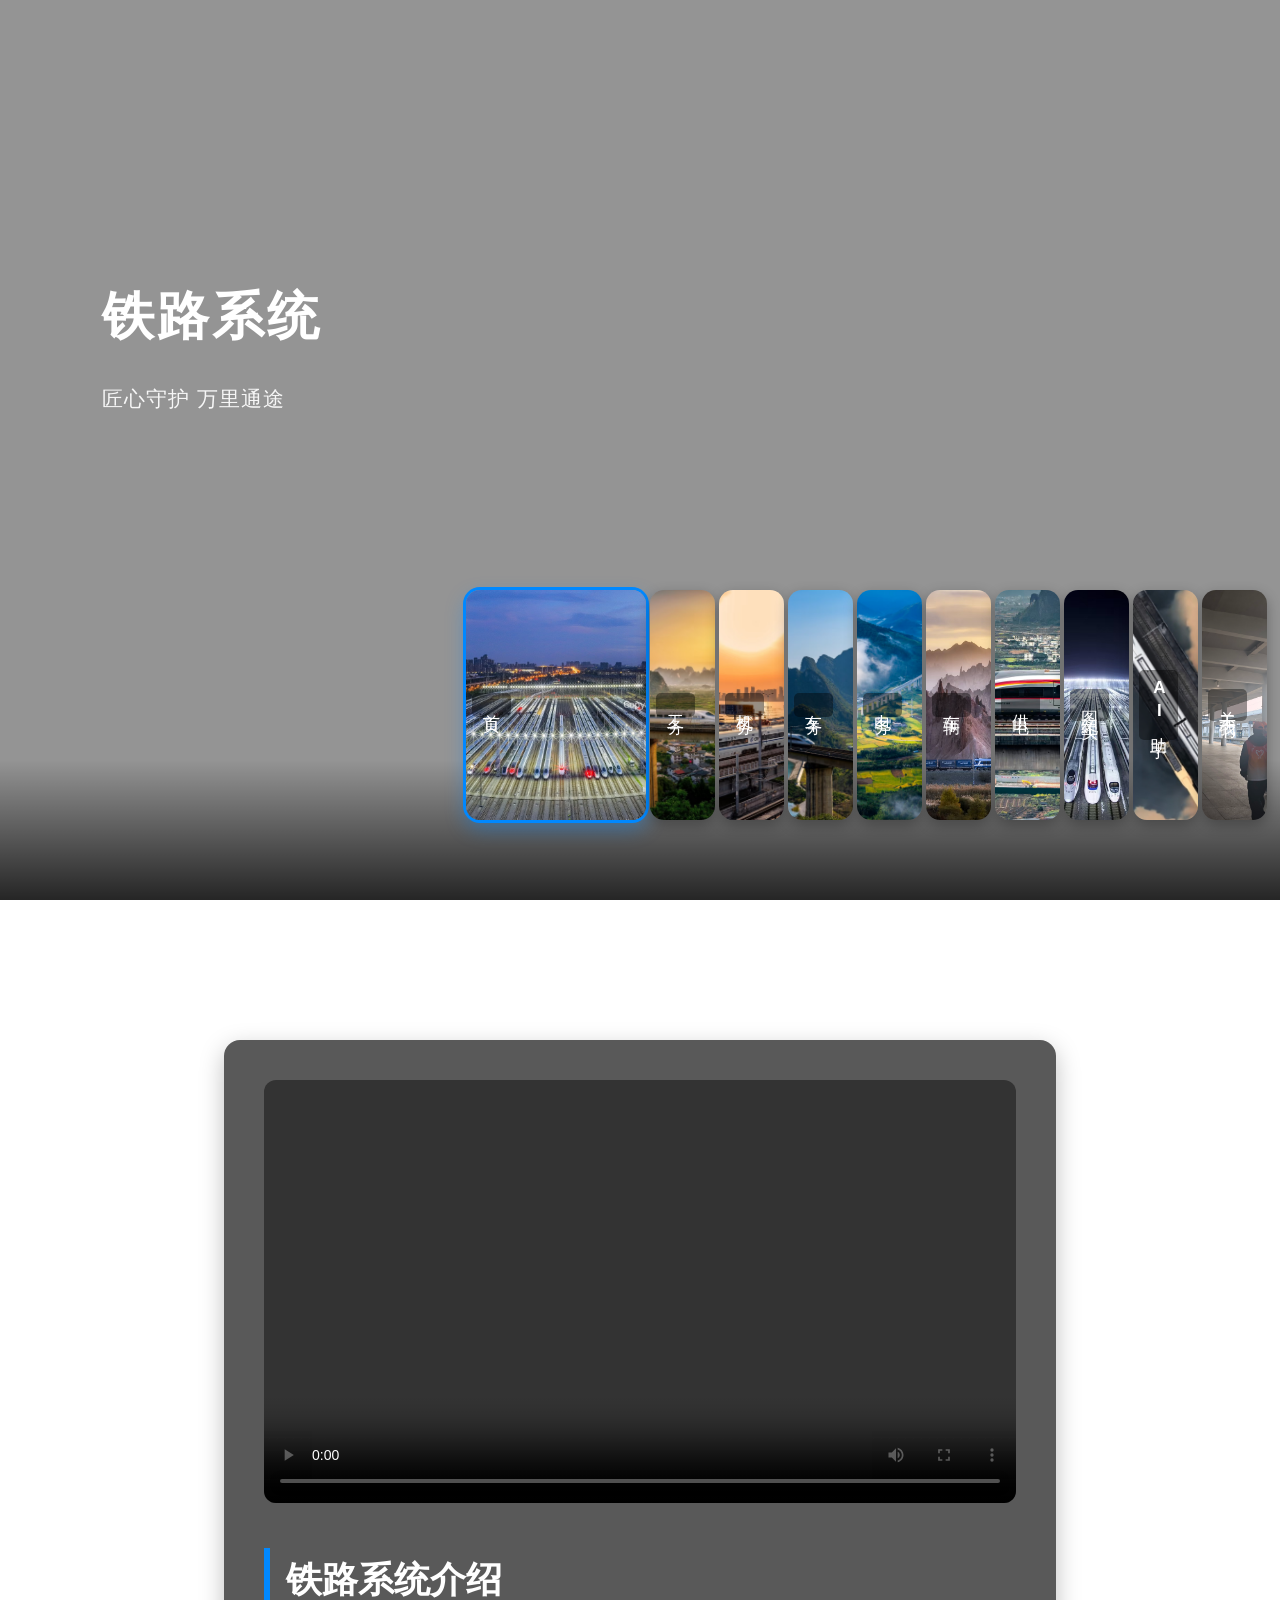
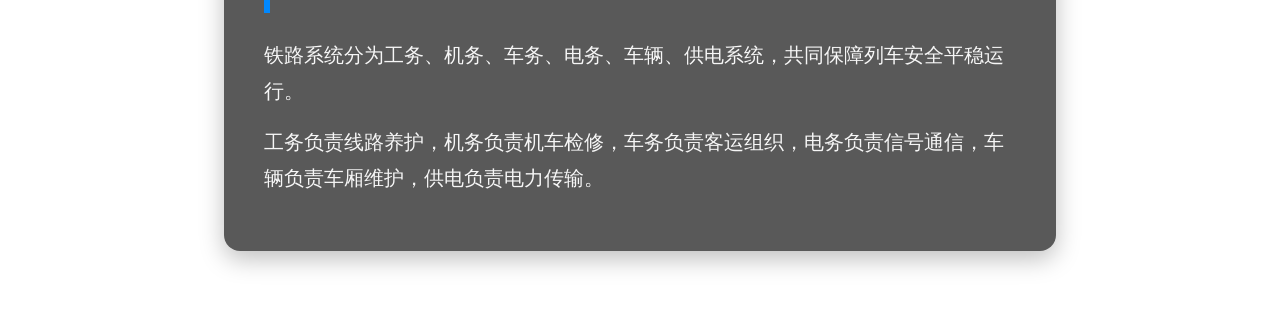
<file: html/index.html>
<!DOCTYPE html>
<html lang="zh-CN">
<head>
    <meta charset="UTF-8">
    <title>铁路作业</title>
    <link rel="stylesheet" href="../css/style.css">
</head>
<body>
    <div class="header-box">
        <video class="bg-video" autoplay loop muted playsinline>
            <source src="../video/1.mp4" type="video/mp4">
        </video>
        <img class="bg-img gongwu" src="../images/1.jpg" alt="工务">
        <img class="bg-img jiwu" src="../images/2.jpg" alt="机务">
        <img class="bg-img chewu" src="../images/3.jpg" alt="车务">
        <img class="bg-img dianwu" src="../images/25.jpg" alt="电务">
        <img class="bg-img cheliang" src="../images/5.jpg" alt="车辆">
        <img class="bg-img gongdian" src="../images/29.jpg" alt="供电">
        <div class="mask"></div>
        <div class="header-text">
            <h1>铁路系统</h1>
            <p>匠心守护 万里通途</p>
        </div>
        <div class="card-box">
            <div class="card-item active" data-type="index" onclick="location.href='index.html'">
                <span class="card-text">首页</span>
                <img src="../images/6.jpg" alt="首页">
            </div>
            <div class="card-item" data-type="gongwu" onclick="location.href='system-gongwu.html'">
                <span class="card-text">工务</span>
                <img src="../images/7.jpg" alt="工务">
            </div>
            <div class="card-item" data-type="jiwu" onclick="location.href='system-jiwu.html'">
                <span class="card-text">机务</span>
                <img src="../images/8.jpg" alt="机务">
            </div>
            <div class="card-item" data-type="chewu" onclick="location.href='system-chewu.html'">
                <span class="card-text">车务</span>
                <img src="../images/9.jpg" alt="车务">
            </div>
            <div class="card-item" data-type="dianwu" onclick="location.href='system-dianwu.html'">
                <span class="card-text">电务</span>
                <img src="../images/10.jpg" alt="电务">
            </div>
            <div class="card-item" data-type="cheliang" onclick="location.href='system-cheliang.html'">
                <span class="card-text">车辆</span>
                <img src="../images/11.jpg" alt="车辆">
            </div>
            <div class="card-item" data-type="gongdian" onclick="location.href='system-gongdian.html'">
                <span class="card-text">供电</span>
                <img src="../images/30.jpg" alt="供电">
            </div>
            <div class="card-item" onclick="location.href='life-photo.html'">
                <span class="card-text">图文纪实</span>
                <img src="../images/14.jpg" alt="图文纪实">
            </div>
            <div class="card-item" onclick="location.href='ai.html'">
                <span class="card-text">AI助手</span>
                <img src="../images/12.jpg" alt="AI助手">
            </div>
            <div class="card-item" onclick="location.href='about-us.html'">
                <span class="card-text">关于我们</span>
                <img src="../images/13.jpg" alt="关于我们">
            </div>
        </div>
    </div>

    <div class="content-box">
        <div class="content-bg"></div>
        <div class="content-inner">
            <div class="content-wrap">
                <div class="video-area">
                    <video class="placeholder-video" controls playsinline>
                        <source src="https://github.com/CHUN994/DUCHUNYU-railway-website/releases/download/v1.0/2.mp4" type="video/mp4">
                    </video>
                </div>
                <div class="text-area">
                    <h2>铁路系统介绍</h2>
                    <p>铁路系统分为工务、机务、车务、电务、车辆、供电系统，共同保障列车安全平稳运行。</p>
                    <p>工务负责线路养护，机务负责机车检修，车务负责客运组织，电务负责信号通信，车辆负责车厢维护，供电负责电力传输。</p>
                </div>
            </div>
        </div>
    </div>

    <script>
        const video = document.querySelector('.bg-video');
        const allImg = document.querySelectorAll('.bg-img');
        const cards = document.querySelectorAll('.card-item');
        const cardBox = document.querySelector('.card-box');

        // 悬浮切换背景
        cards.forEach(item => {
            item.addEventListener('mouseenter', () => {
                const type = item.dataset.type;
                if(type && type !== 'index'){
                    video.style.display = 'none';
                    allImg.forEach(img => img.style.display = 'none');
                    document.querySelector(`.bg-img.${type}`).style.display = 'block';
                }
            })
            item.addEventListener('mouseleave', () => {
                video.style.display = 'block';
                allImg.forEach(img => img.style.display = 'none');
            })
        })

        // 闲置动画控制：8秒无操作环绕一次，触碰立即暂停
        let idleTimer;
        function startIdleTimer(){
            idleTimer = setTimeout(()=>{
                cardBox.classList.add('loop-animate');
                setTimeout(()=>{
                    cardBox.classList.remove('loop-animate');
                    startIdleTimer();
                },1600)
            },8000)
        }
        function resetTimer(){
            clearTimeout(idleTimer);
            cardBox.classList.remove('loop-animate');
            startIdleTimer();
        }
        // 鼠标触碰卡片暂停动画
        cardBox.addEventListener('mouseenter', resetTimer);
        window.addEventListener('load', startIdleTimer);
    </script>
</body>
</html>
</file>
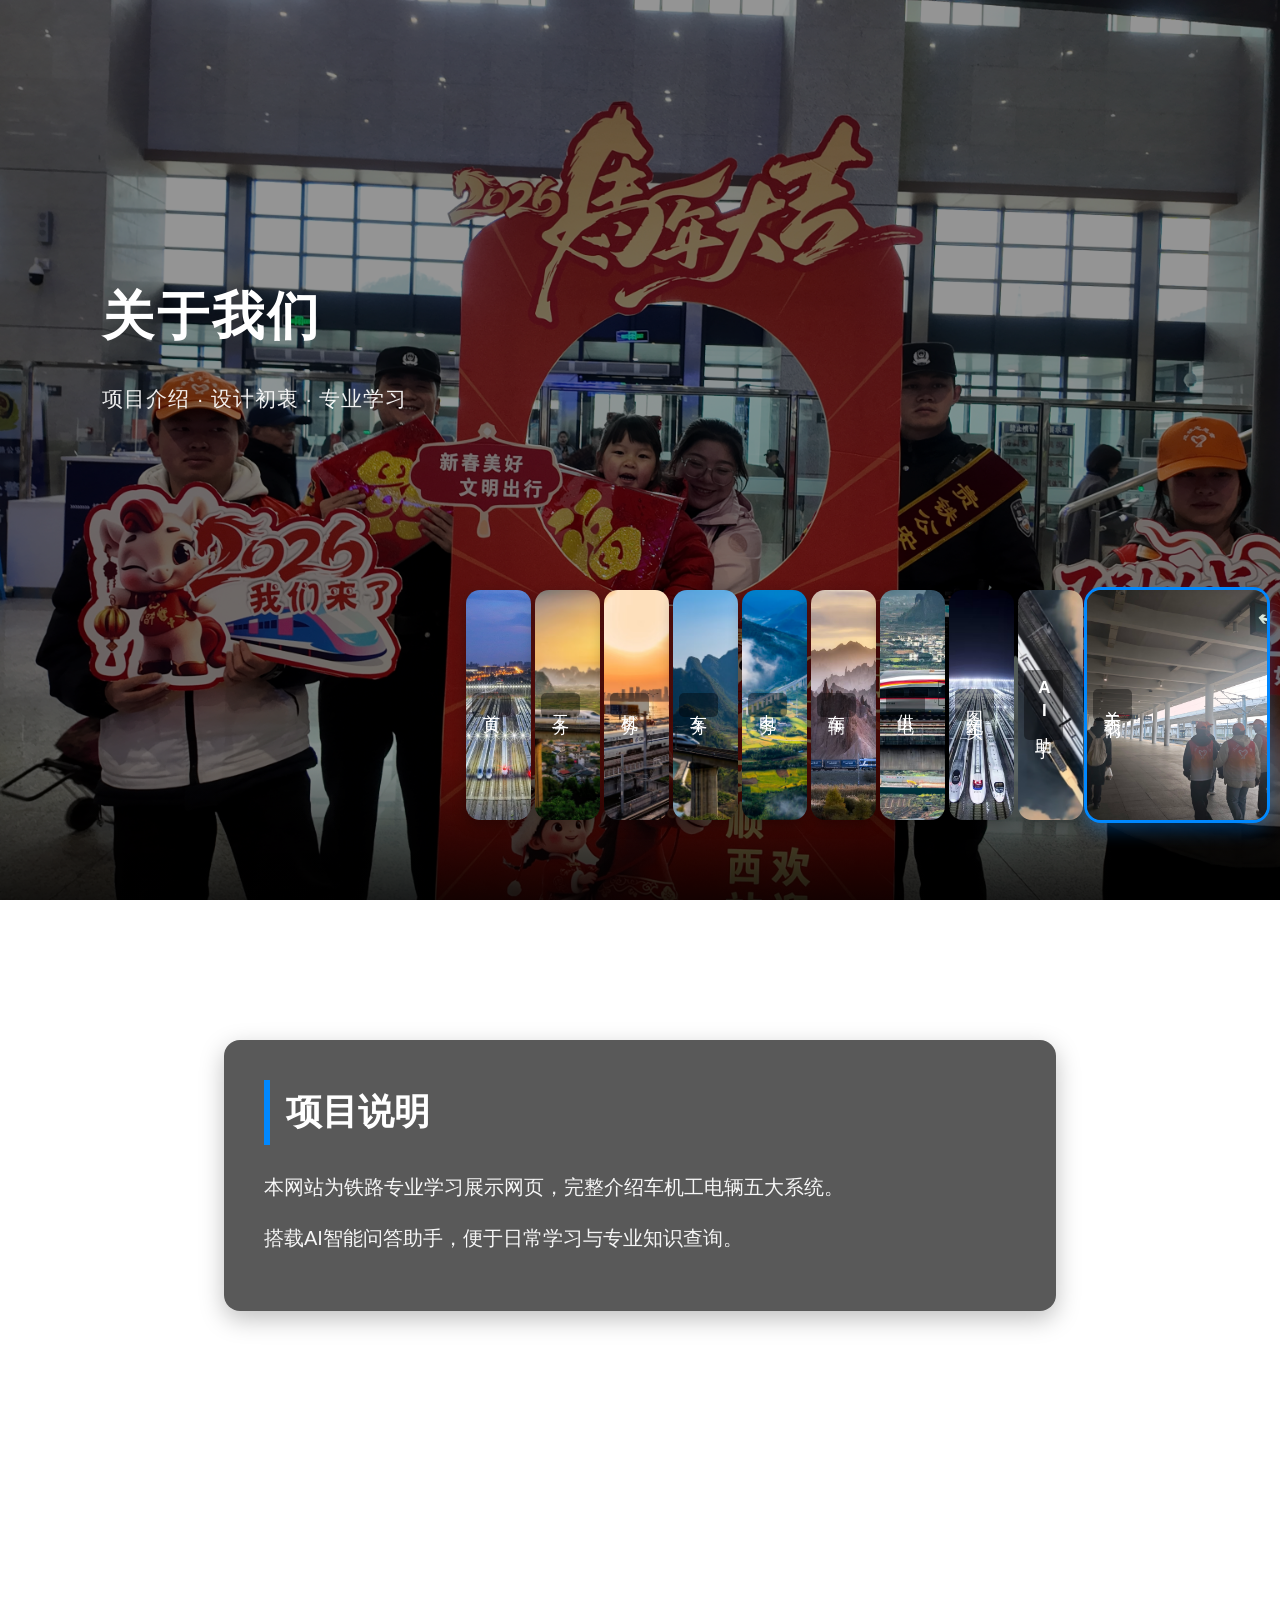
<file: html/about-us.html>
<!DOCTYPE html>
<html lang="zh-CN">
<head>
    <meta charset="UTF-8">
    <title>关于我们</title>
    <link rel="stylesheet" href="../css/style.css">
</head>
<body>
    <div class="header-box">
        <img class="bg-video" src="../images/20.jpg">
        <div class="mask"></div>
        <div class="header-text">
            <h1>关于我们</h1>
            <p>项目介绍 · 设计初衷 · 专业学习</p>
        </div>
        <div class="card-box">
            <div class="card-item" onclick="location.href='index.html'">
                <span class="card-text">首页</span>
                <img src="../images/6.jpg" alt="首页">
            </div>
            <div class="card-item" onclick="location.href='system-gongwu.html'">
                <span class="card-text">工务</span>
                <img src="../images/7.jpg" alt="工务">
            </div>
            <div class="card-item" onclick="location.href='system-jiwu.html'">
                <span class="card-text">机务</span>
                <img src="../images/8.jpg" alt="机务">
            </div>
            <div class="card-item" onclick="location.href='system-chewu.html'">
                <span class="card-text">车务</span>
                <img src="../images/9.jpg" alt="车务">
            </div>
            <div class="card-item" onclick="location.href='system-dianwu.html'">
                <span class="card-text">电务</span>
                <img src="../images/10.jpg" alt="电务">
            </div>
            <div class="card-item" onclick="location.href='system-cheliang.html'">
                <span class="card-text">车辆</span>
                <img src="../images/11.jpg" alt="车辆">
            </div>
            <div class="card-item" onclick="location.href='system-gongdian.html'">
                <span class="card-text">供电</span>
               <img src="../images/30.jpg" alt="供电">
            </div>
            <div class="card-item" onclick="location.href='life-photo.html'">
                <span class="card-text">图文纪实</span>
                <img src="../images/14.jpg" alt="图文纪实">
            </div>
            <div class="card-item" onclick="location.href='ai.html'">
                <span class="card-text">AI助手</span>
                <img src="../images/12.jpg" alt="AI助手">
            </div>
            <div class="card-item active" onclick="location.href='about-us.html'">
                <span class="card-text">关于我们</span>
                <img src="../images/13.jpg" alt="关于我们">
            </div>
        </div>
    </div>

    <div class="content-box">
        <div class="content-bg"></div>
        <div class="content-inner">
            <div class="content-wrap">
                <div class="text-area">
                    <h2>项目说明</h2>
                    <p>本网站为铁路专业学习展示网页，完整介绍车机工电辆五大系统。</p>
                    <p>搭载AI智能问答助手，便于日常学习与专业知识查询。</p>
                </div>
            </div>
        </div>
    </div>

    <script>
        const cardBox = document.querySelector('.card-box');
        let idleTimer;
        function startIdleTimer(){
            idleTimer = setTimeout(()=>{
                cardBox.classList.add('loop-animate');
                setTimeout(()=>{
                    cardBox.classList.remove('loop-animate');
                    startIdleTimer();
                },1600)
            },8000)
        }
        function resetTimer(){
            clearTimeout(idleTimer);
            cardBox.classList.remove('loop-animate');
            startIdleTimer();
        }
        cardBox.addEventListener('mouseenter', resetTimer);
        window.addEventListener('load', startIdleTimer);
    </script>
</body>
</html>
</file>
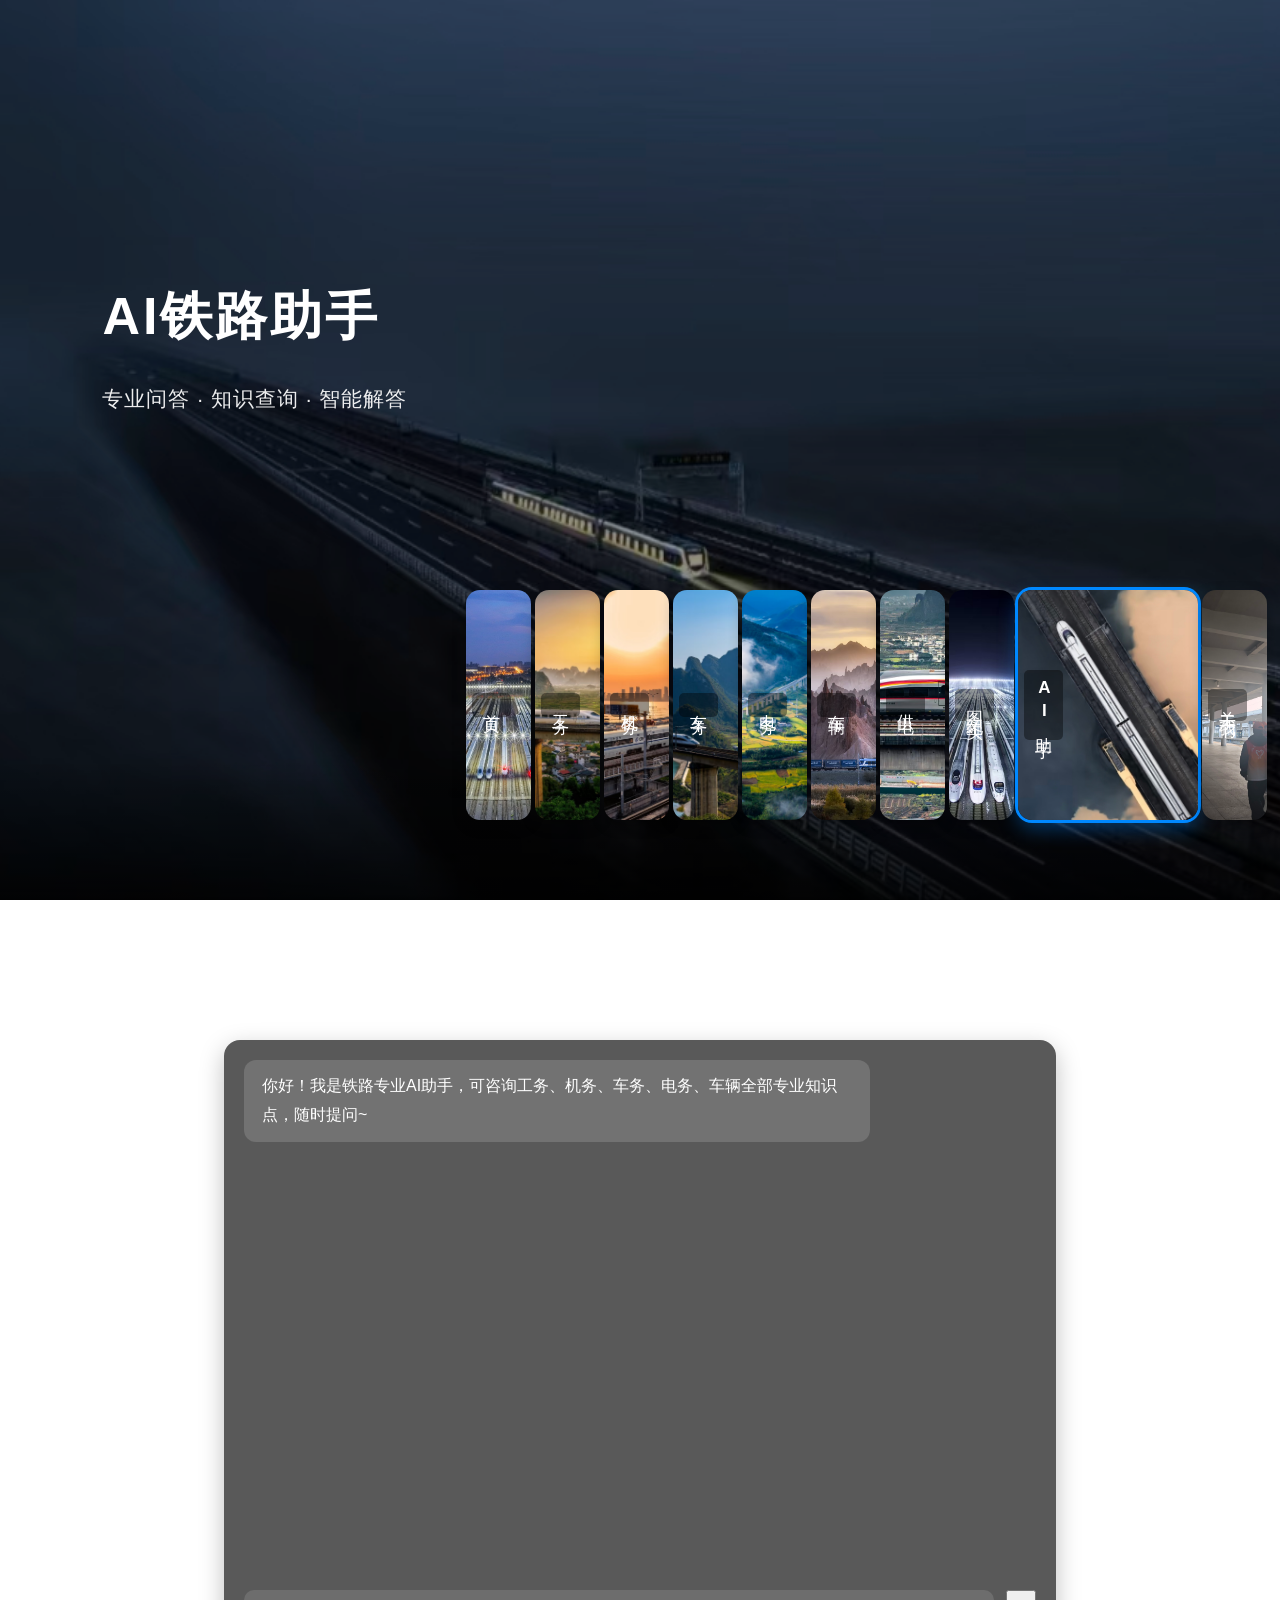
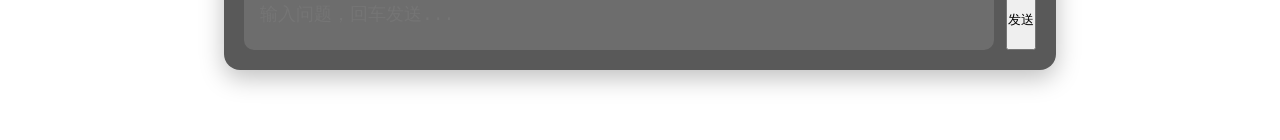
<file: html/ai.html>
<!DOCTYPE html>
<html lang="zh-CN">
<head>
    <meta charset="UTF-8">
    <title>AI助手</title>
    <link rel="stylesheet" href="../css/style.css">
</head>
<body>
    <div class="header-box">
        <img class="bg-video" src="../images/21.jpg">
        <div class="mask"></div>
        <div class="header-text">
            <h1>AI铁路助手</h1>
            <p>专业问答 · 知识查询 · 智能解答</p>
        </div>
        <div class="card-box">
            <div class="card-item" onclick="location.href='index.html'">
                <span class="card-text">首页</span>
                <img src="../images/6.jpg" alt="首页">
            </div>
            <div class="card-item" onclick="location.href='system-gongwu.html'">
                <span class="card-text">工务</span>
                <img src="../images/7.jpg" alt="工务">
            </div>
            <div class="card-item" onclick="location.href='system-jiwu.html'">
                <span class="card-text">机务</span>
                <img src="../images/8.jpg" alt="机务">
            </div>
            <div class="card-item" onclick="location.href='system-chewu.html'">
                <span class="card-text">车务</span>
                <img src="../images/9.jpg" alt="车务">
            </div>
            <div class="card-item" onclick="location.href='system-dianwu.html'">
                <span class="card-text">电务</span>
                <img src="../images/10.jpg" alt="电务">
            </div>
            <div class="card-item" onclick="location.href='system-cheliang.html'">
                <span class="card-text">车辆</span>
                <img src="../images/11.jpg" alt="车辆">
           </div>
            <div class="card-item" onclick="location.href='system-gongdian.html'">
                <span class="card-text">供电</span>
               <img src="../images/30.jpg" alt="供电">
            </div>
            <div class="card-item" onclick="location.href='life-photo.html'">
                <span class="card-text">图文纪实</span>
                <img src="../images/14.jpg" alt="图文纪实">
            </div>
            <div class="card-item active" onclick="location.href='ai.html'">
                <span class="card-text">AI助手</span>
                <img src="../images/12.jpg" alt="AI助手">
            </div>
            <div class="card-item" onclick="location.href='about-us.html'">
                <span class="card-text">关于我们</span>
                <img src="../images/13.jpg" alt="关于我们">
            </div>
        </div>
    </div>

    <div class="content-box">
        <div class="content-bg"></div>
        <div class="content-inner">
            <div class="content-wrap chat-wrap">
                <div class="chat-content" id="chatContent">
                    <div class="ai-msg">
                        <p>你好！我是铁路专业AI助手，可咨询工务、机务、车务、电务、车辆全部专业知识点，随时提问~</p>
                    </div>
                </div>
                <div class="chat-input">
                    <textarea id="userInput" placeholder="输入问题，回车发送..."></textarea>
                    <button id="sendBtn">发送</button>
                </div>
            </div>
        </div>
    </div>

    <script>
        const chatContent = document.getElementById('chatContent');
        const userInput = document.getElementById('userInput');
        const sendBtn = document.getElementById('sendBtn');

        function addMsg(text, isUser){
            const div = document.createElement('div');
            div.className = isUser ? 'user-msg' : 'ai-msg';
            div.innerHTML = `<p>${text}</p>`;
            chatContent.appendChild(div);
            chatContent.scrollTop = chatContent.scrollHeight;
        }
        function sendMessage(){
            const text = userInput.value.trim();
            if(!text) return;
            addMsg(text, true);
            userInput.value = '';
            setTimeout(()=>{
                addMsg('已收到你的问题，等待接入AI大模型后即可智能回复~', false);
            },800)
        }
        sendBtn.addEventListener('click', sendMessage);
        userInput.addEventListener('keydown', e=>{
            if(e.key === 'Enter' && !e.shiftKey){
                e.preventDefault();
                sendMessage();
            }
        })

        const cardBox = document.querySelector('.card-box');
        let idleTimer;
        function startIdleTimer(){
            idleTimer = setTimeout(()=>{
                cardBox.classList.add('loop-animate');
                setTimeout(()=>{
                    cardBox.classList.remove('loop-animate');
                    startIdleTimer();
                },1600)
            },8000)
        }
        function resetTimer(){
            clearTimeout(idleTimer);
            cardBox.classList.remove('loop-animate');
            startIdleTimer();
        }
        cardBox.addEventListener('mouseenter', resetTimer);
        window.addEventListener('load', startIdleTimer);
    </script>
</body>
</html>
</file>
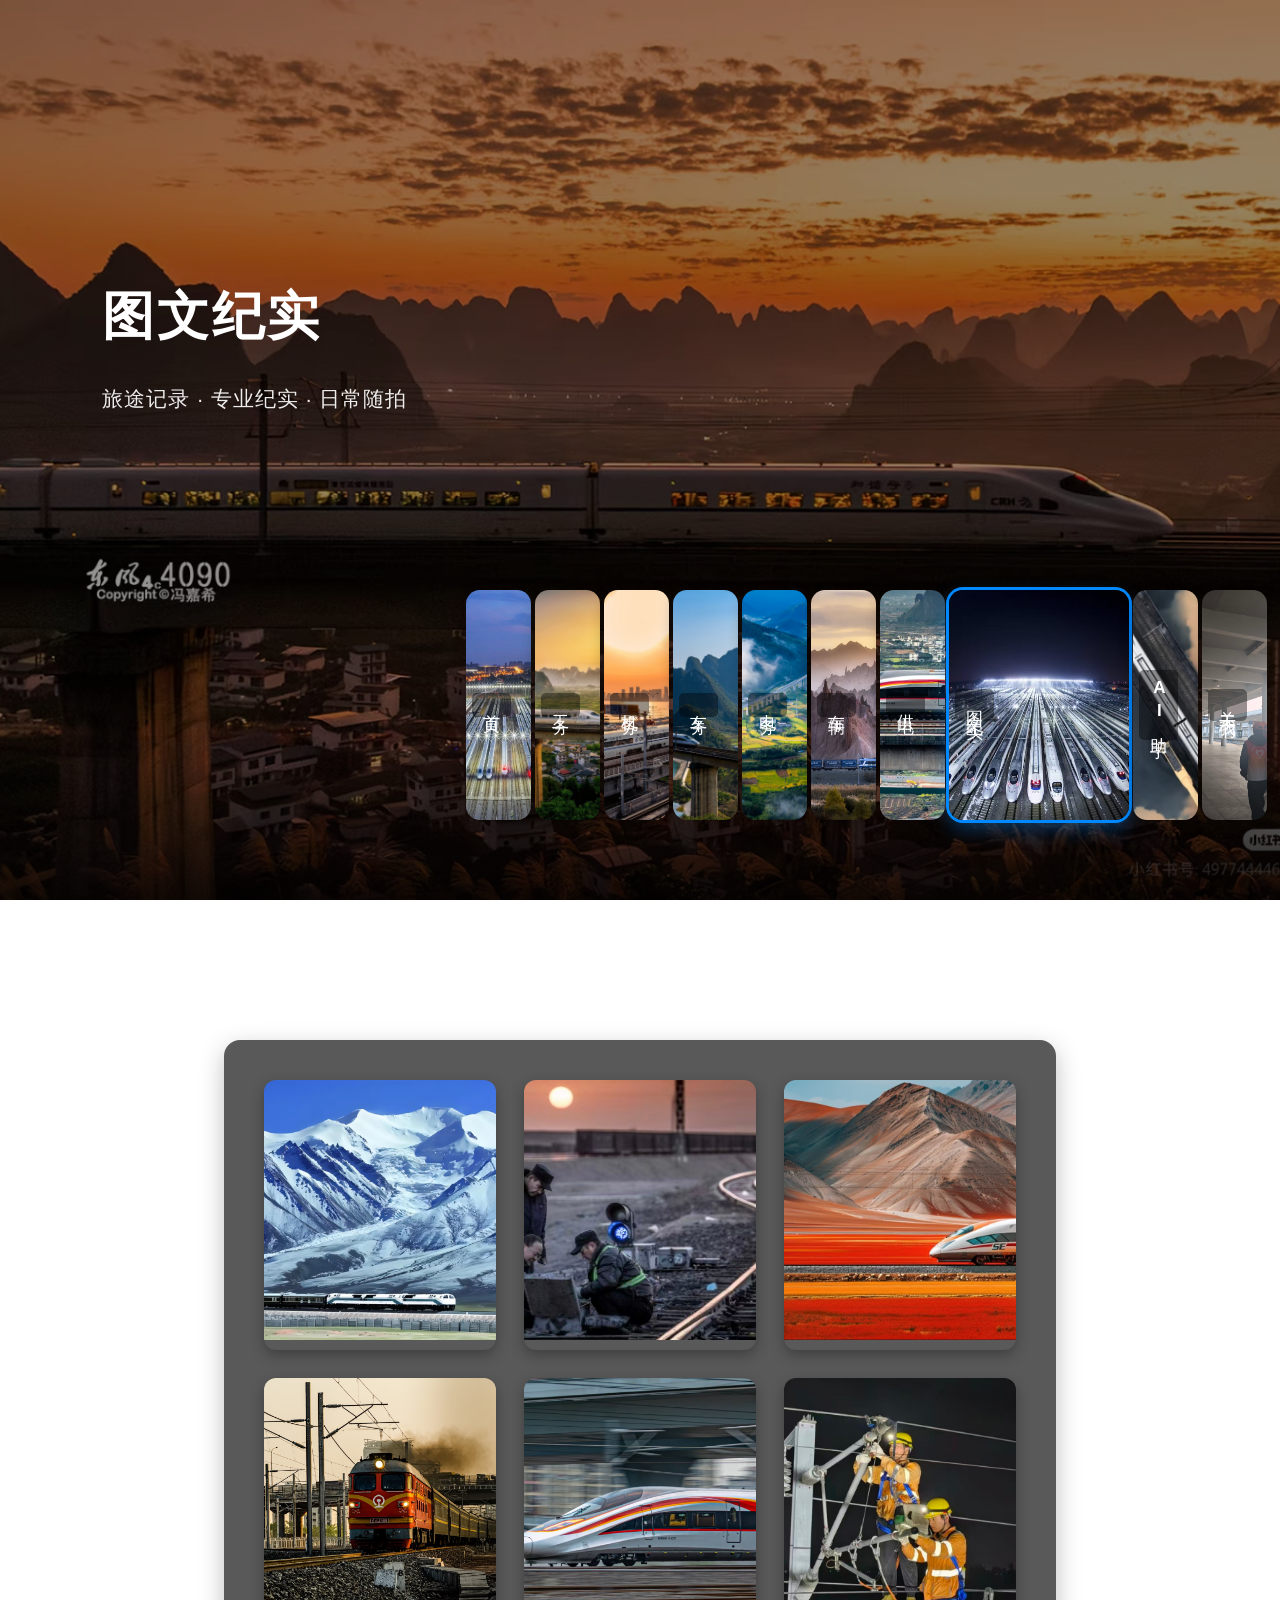
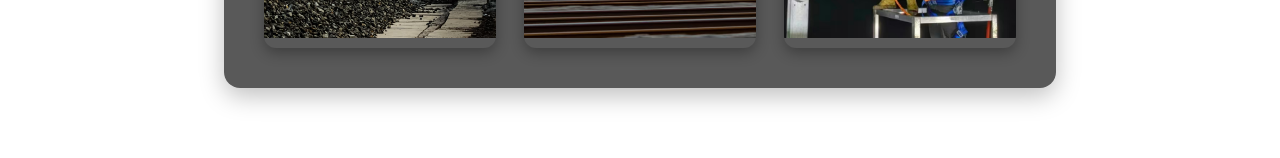
<file: html/life-photo.html>
<!DOCTYPE html>
<html lang="zh-CN">
<head>
    <meta charset="UTF-8">
    <title>图文纪实</title>
    <link rel="stylesheet" href="../css/style.css">
</head>
<body>
    <div class="header-box">
        <img class="bg-video" src="../images/22.jpg">
        <div class="mask"></div>
        <div class="header-text">
            <h1>图文纪实</h1>
            <p>旅途记录 · 专业纪实 · 日常随拍</p>
        </div>
        <div class="card-box">
            <div class="card-item" onclick="location.href='index.html'">
                <span class="card-text">首页</span>
                <img src="../images/6.jpg" alt="首页">
            </div>
            <div class="card-item" onclick="location.href='system-gongwu.html'">
                <span class="card-text">工务</span>
                <img src="../images/7.jpg" alt="工务">
            </div>
            <div class="card-item" onclick="location.href='system-jiwu.html'">
                <span class="card-text">机务</span>
                <img src="../images/8.jpg" alt="机务">
            </div>
            <div class="card-item" onclick="location.href='system-chewu.html'">
                <span class="card-text">车务</span>
                <img src="../images/9.jpg" alt="车务">
            </div>
            <div class="card-item" onclick="location.href='system-dianwu.html'">
                <span class="card-text">电务</span>
                <img src="../images/10.jpg" alt="电务">
            </div>
            <div class="card-item" onclick="location.href='system-cheliang.html'">
                <span class="card-text">车辆</span>
                <img src="../images/11.jpg" alt="车辆">
            </div>
            <div class="card-item" onclick="location.href='system-gongdian.html'">
                <span class="card-text">供电</span>
               <img src="../images/30.jpg" alt="供电">
            </div>
            <div class="card-item active" onclick="location.href='life-photo.html'">
                <span class="card-text">图文纪实</span>
                <img src="../images/14.jpg" alt="图文纪实">
            </div>
            <div class="card-item" onclick="location.href='ai.html'">
                <span class="card-text">AI助手</span>
                <img src="../images/12.jpg" alt="AI助手">
            </div>
            <div class="card-item" onclick="location.href='about-us.html'">
                <span class="card-text">关于我们</span>
                <img src="../images/13.jpg" alt="关于我们">
            </div>
        </div>
    </div>

    <div class="content-box">
        <div class="content-bg"></div>
        <div class="content-inner">
            <div class="content-wrap">
                <div class="photo-wall">
                    <div class="photo-item"><img src="../images/24.jpg"></div>
                    <div class="photo-item"><img src="../images/25.jpg"></div>
                    <div class="photo-item"><img src="../images/26.jpg"></div>
                    <div class="photo-item"><img src="../images/27.jpg"></div>
                    <div class="photo-item"><img src="../images/28.jpg"></div>
                    <div class="photo-item"><img src="../images/29.jpg"></div>
                </div>
            </div>
        </div>
    </div>

    <script>
        const cardBox = document.querySelector('.card-box');
        let idleTimer;
        function startIdleTimer(){
            idleTimer = setTimeout(()=>{
                cardBox.classList.add('loop-animate');
                setTimeout(()=>{
                    cardBox.classList.remove('loop-animate');
                    startIdleTimer();
                },1600)
            },8000)
        }
        function resetTimer(){
            clearTimeout(idleTimer);
            cardBox.classList.remove('loop-animate');
            startIdleTimer();
        }
        cardBox.addEventListener('mouseenter', resetTimer);
        window.addEventListener('load', startIdleTimer);
    </script>
</body>
</html>
</file>
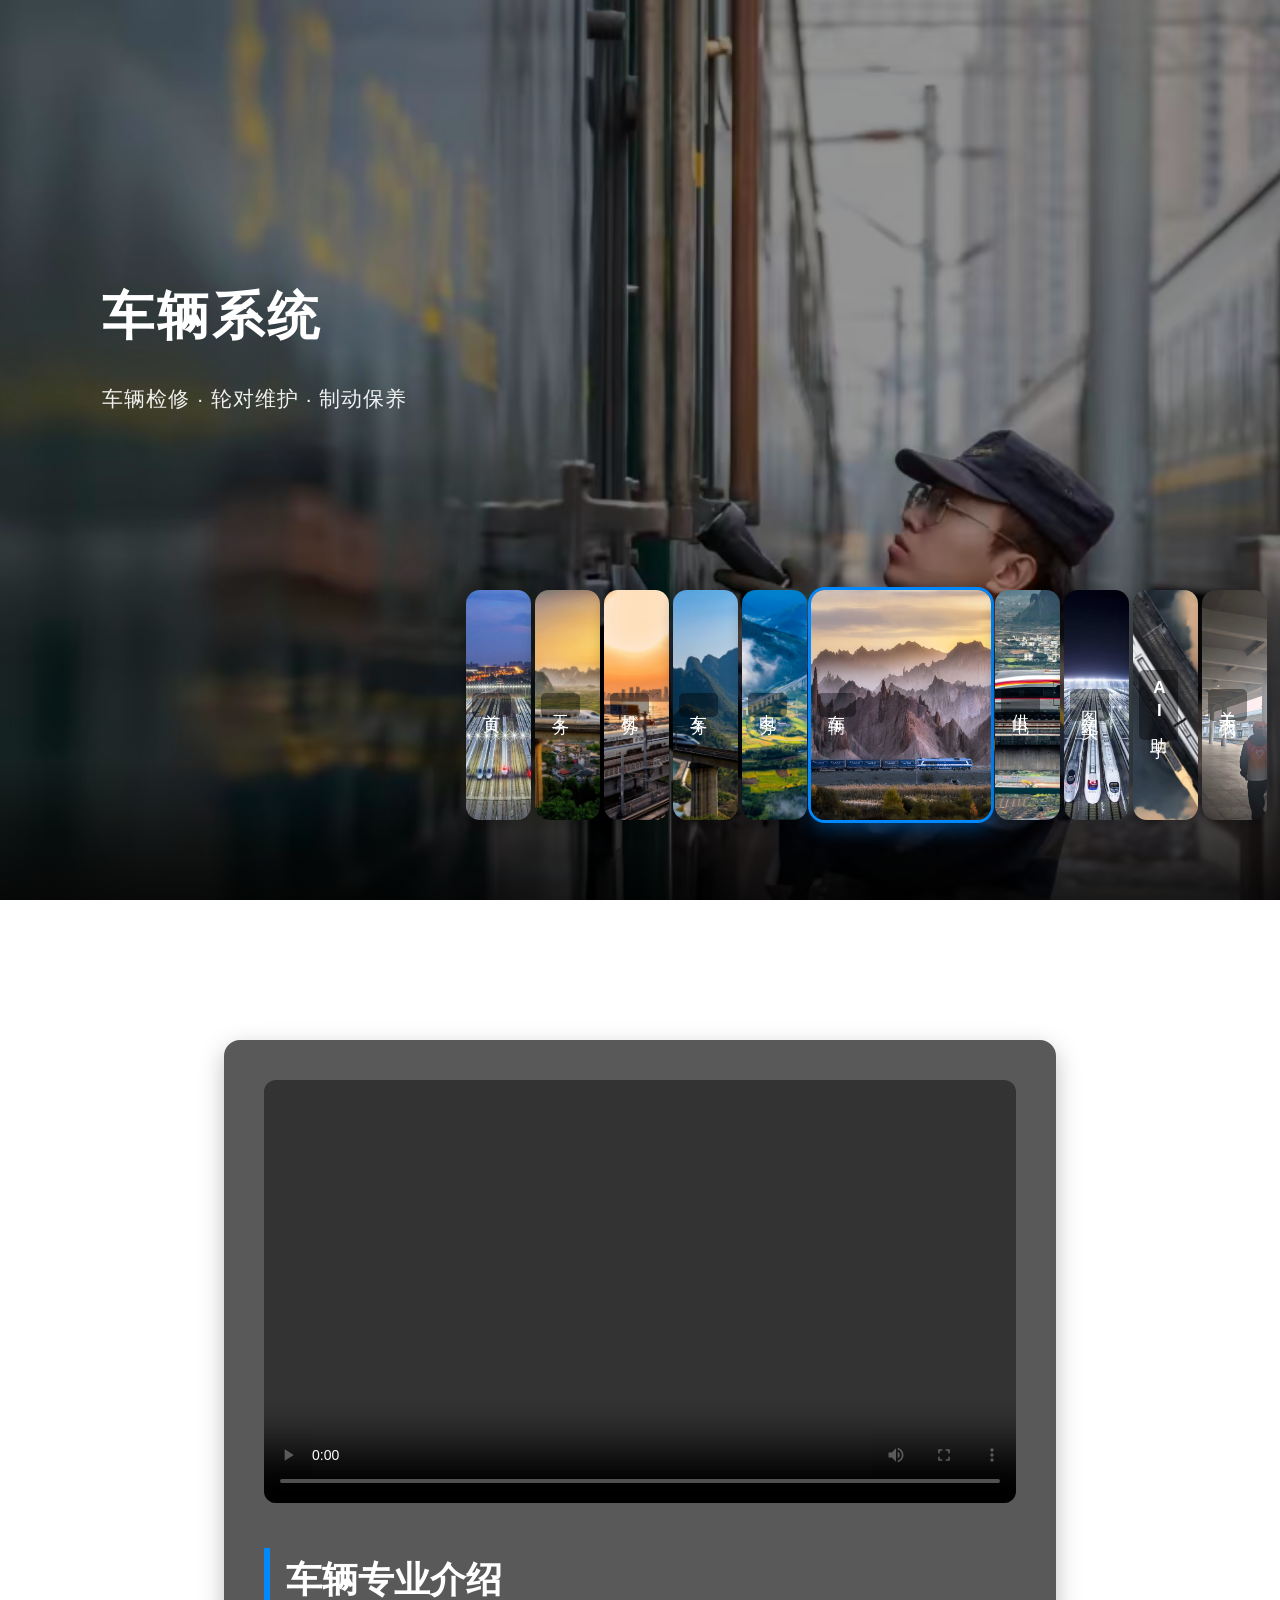
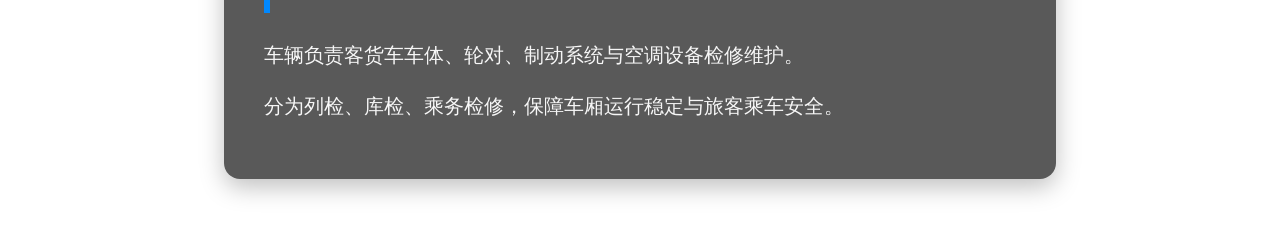
<file: html/system-cheliang.html>
<!DOCTYPE html>
<html lang="zh-CN">
<head>
    <meta charset="UTF-8">
    <title>车辆系统</title>
    <link rel="stylesheet" href="../css/style.css">
</head>
<body>
    <div class="header-box">
        <img class="bg-video" src="../images/19.jpg">
        <div class="mask"></div>
        <div class="header-text">
            <h1>车辆系统</h1>
            <p>车辆检修 · 轮对维护 · 制动保养</p>
        </div>
        <div class="card-box">
            <div class="card-item" onclick="location.href='index.html'">
                <span class="card-text">首页</span>
                <img src="../images/6.jpg" alt="首页">
            </div>
            <div class="card-item" onclick="location.href='system-gongwu.html'">
                <span class="card-text">工务</span>
                <img src="../images/7.jpg" alt="工务">
            </div>
            <div class="card-item" onclick="location.href='system-jiwu.html'">
                <span class="card-text">机务</span>
                <img src="../images/8.jpg" alt="机务">
            </div>
            <div class="card-item" onclick="location.href='system-chewu.html'">
                <span class="card-text">车务</span>
                <img src="../images/9.jpg" alt="车务">
            </div>
            <div class="card-item" onclick="location.href='system-dianwu.html'">
                <span class="card-text">电务</span>
                <img src="../images/10.jpg" alt="电务">
            </div>
            <div class="card-item active" onclick="location.href='system-cheliang.html'">
                <span class="card-text">车辆</span>
                <img src="../images/11.jpg" alt="车辆">
            </div>
            <div class="card-item" onclick="location.href='system-gongdian.html'">
                <span class="card-text">供电</span>
               <img src="../images/30.jpg" alt="供电">
            </div>
            <div class="card-item" onclick="location.href='life-photo.html'">
                <span class="card-text">图文纪实</span>
                <img src="../images/14.jpg" alt="图文纪实">
            </div>
            <div class="card-item" onclick="location.href='ai.html'">
                <span class="card-text">AI助手</span>
                <img src="../images/12.jpg" alt="AI助手">
            </div>
            <div class="card-item" onclick="location.href='about-us.html'">
                <span class="card-text">关于我们</span>
                <img src="../images/13.jpg" alt="关于我们">
            </div>
        </div>
    </div>

    <div class="content-box">
        <div class="content-bg"></div>
        <div class="content-inner">
            <div class="content-wrap">
                <div class="video-area">
                    <video class="placeholder-video" controls playsinline>
                    <source src="https://github.com/CHUN994/DUCHUNYU-railway-website/releases/download/v1.0/7.mp4" type="video/mp4">
                    </video>
                </div>
                <div class="text-area">
                    <h2>车辆专业介绍</h2>
                    <p>车辆负责客货车车体、轮对、制动系统与空调设备检修维护。</p>
                    <p>分为列检、库检、乘务检修，保障车厢运行稳定与旅客乘车安全。</p>
                </div>
            </div>
        </div>
    </div>

    <script>
        const cardBox = document.querySelector('.card-box');
        let idleTimer;
        function startIdleTimer(){
            idleTimer = setTimeout(()=>{
                cardBox.classList.add('loop-animate');
                setTimeout(()=>{
                    cardBox.classList.remove('loop-animate');
                    startIdleTimer();
                },1600)
            },8000)
        }
        function resetTimer(){
            clearTimeout(idleTimer);
            cardBox.classList.remove('loop-animate');
            startIdleTimer();
        }
        cardBox.addEventListener('mouseenter', resetTimer);
        window.addEventListener('load', startIdleTimer);
    </script>
</body>
</html>
</file>
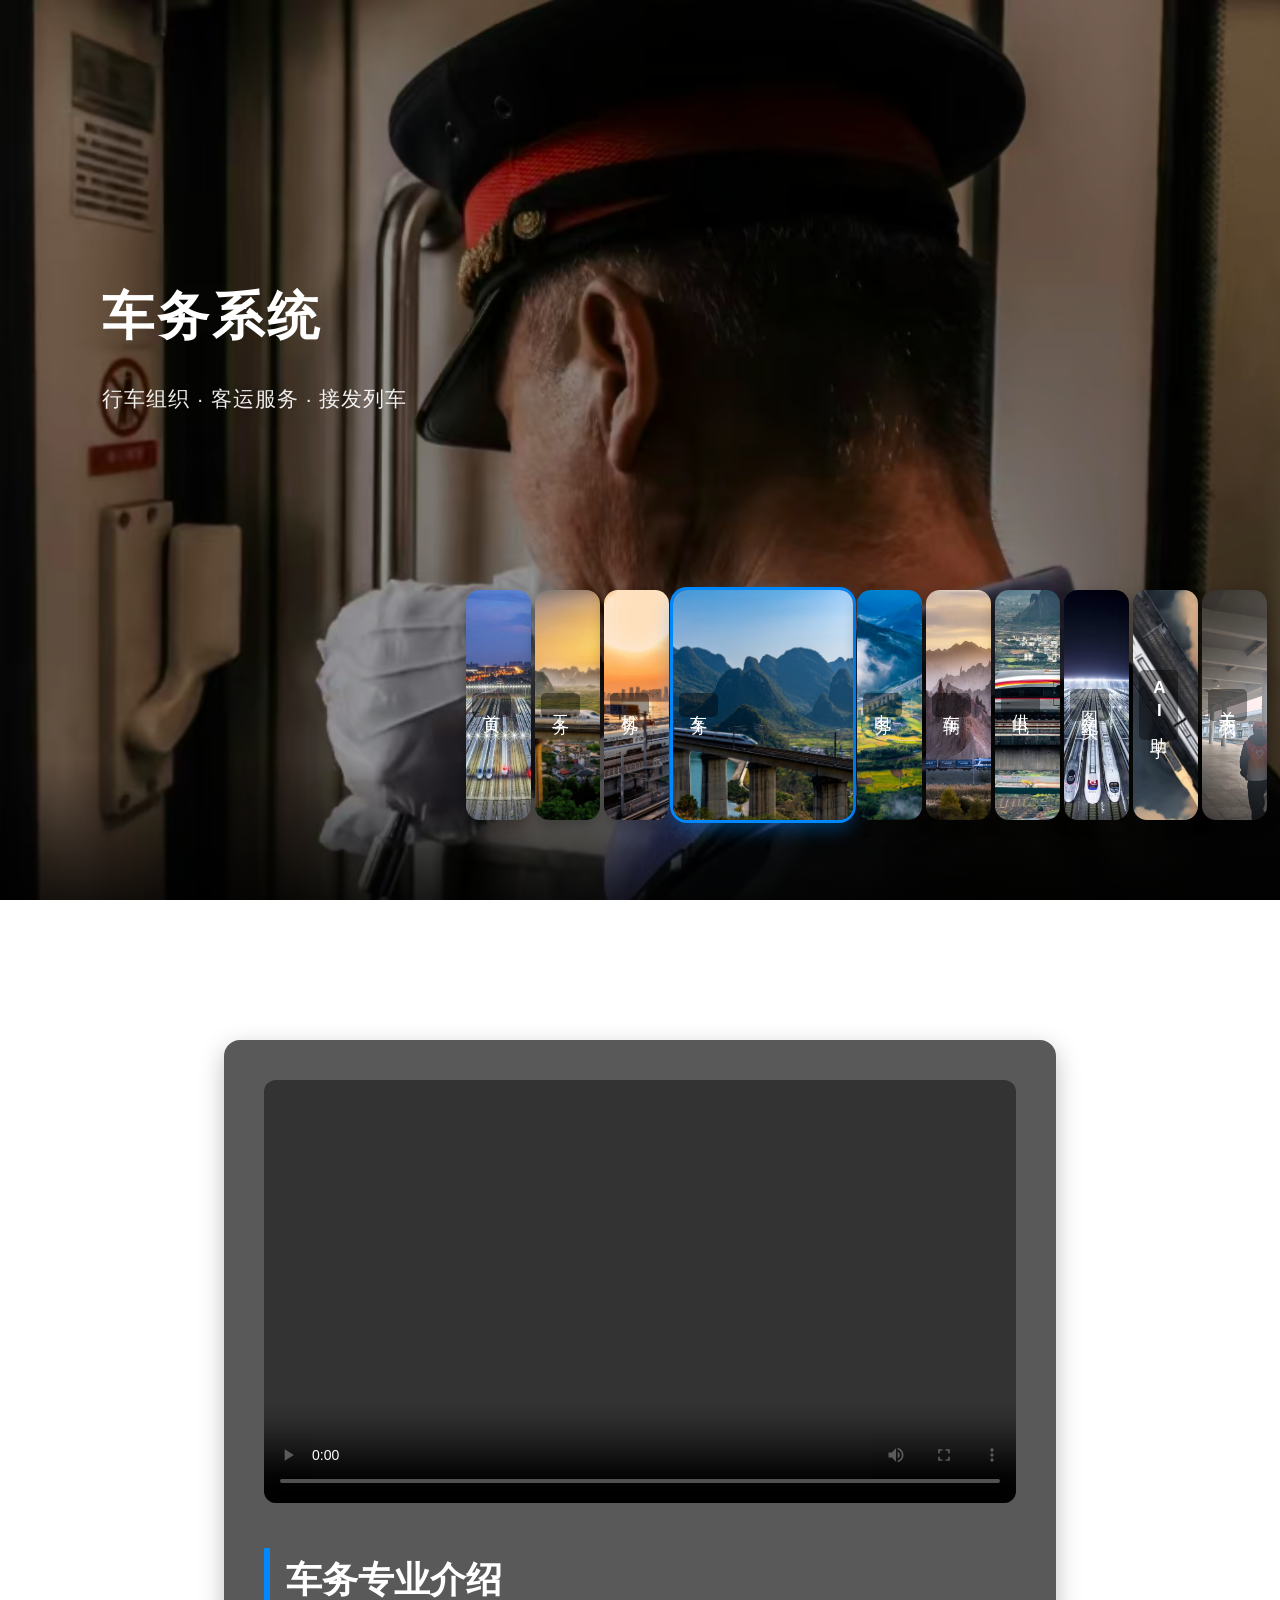
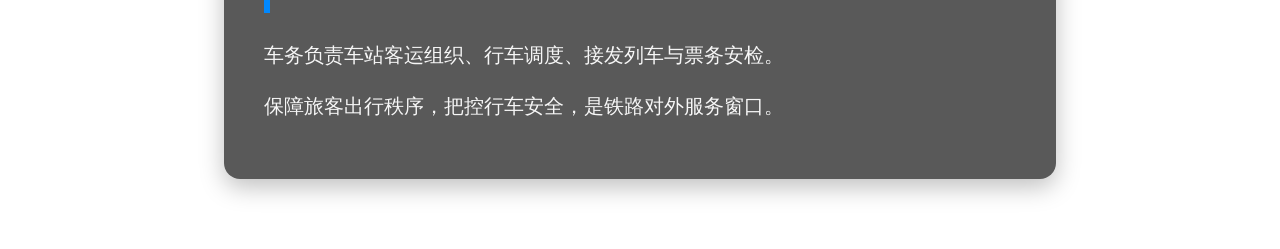
<file: html/system-chewu.html>
<!DOCTYPE html>
<html lang="zh-CN">
<head>
    <meta charset="UTF-8">
    <title>车务系统</title>
    <link rel="stylesheet" href="../css/style.css">
</head>
<body>
    <div class="header-box">
        <img class="bg-video" src="../images/17.jpg">
        <div class="mask"></div>
        <div class="header-text">
            <h1>车务系统</h1>
            <p>行车组织 · 客运服务 · 接发列车</p>
        </div>
        <div class="card-box">
            <div class="card-item" onclick="location.href='index.html'">
                <span class="card-text">首页</span>
                <img src="../images/6.jpg" alt="首页">
            </div>
            <div class="card-item" onclick="location.href='system-gongwu.html'">
                <span class="card-text">工务</span>
                <img src="../images/7.jpg" alt="工务">
            </div>
            <div class="card-item" onclick="location.href='system-jiwu.html'">
                <span class="card-text">机务</span>
                <img src="../images/8.jpg" alt="机务">
            </div>
            <div class="card-item active" onclick="location.href='system-chewu.html'">
                <span class="card-text">车务</span>
                <img src="../images/9.jpg" alt="车务">
            </div>
            <div class="card-item" onclick="location.href='system-dianwu.html'">
                <span class="card-text">电务</span>
                <img src="../images/10.jpg" alt="电务">
            </div>
            <div class="card-item" onclick="location.href='system-cheliang.html'">
                <span class="card-text">车辆</span>
                <img src="../images/11.jpg" alt="车辆">
            </div>
            <div class="card-item" onclick="location.href='system-gongdian.html'">
                <span class="card-text">供电</span>
               <img src="../images/30.jpg" alt="供电">
            </div>
            <div class="card-item" onclick="location.href='life-photo.html'">
                <span class="card-text">图文纪实</span>
                <img src="../images/14.jpg" alt="图文纪实">
            </div>
            <div class="card-item" onclick="location.href='ai.html'">
                <span class="card-text">AI助手</span>
                <img src="../images/12.jpg" alt="AI助手">
            </div>
            <div class="card-item" onclick="location.href='about-us.html'">
                <span class="card-text">关于我们</span>
                <img src="../images/13.jpg" alt="关于我们">
            </div>
        </div>
    </div>

    <div class="content-box">
        <div class="content-bg"></div>
        <div class="content-inner">
            <div class="content-wrap">
                <div class="video-area">
                    <video class="placeholder-video" controls playsinline>
                        <source src="https://github.com/CHUN994/DUCHUNYU-railway-website/releases/download/v1.0/5.mp4" type="video/mp4">
                    </video>
                </div>
                <div class="text-area">
                    <h2>车务专业介绍</h2>
                    <p>车务负责车站客运组织、行车调度、接发列车与票务安检。</p>
                    <p>保障旅客出行秩序，把控行车安全，是铁路对外服务窗口。</p>
                </div>
            </div>
        </div>
    </div>

    <script>
        const cardBox = document.querySelector('.card-box');
        let idleTimer;
        function startIdleTimer(){
            idleTimer = setTimeout(()=>{
                cardBox.classList.add('loop-animate');
                setTimeout(()=>{
                    cardBox.classList.remove('loop-animate');
                    startIdleTimer();
                },1600)
            },8000)
        }
        function resetTimer(){
            clearTimeout(idleTimer);
            cardBox.classList.remove('loop-animate');
            startIdleTimer();
        }
        cardBox.addEventListener('mouseenter', resetTimer);
        window.addEventListener('load', startIdleTimer);
    </script>
</body>
</html>
</file>
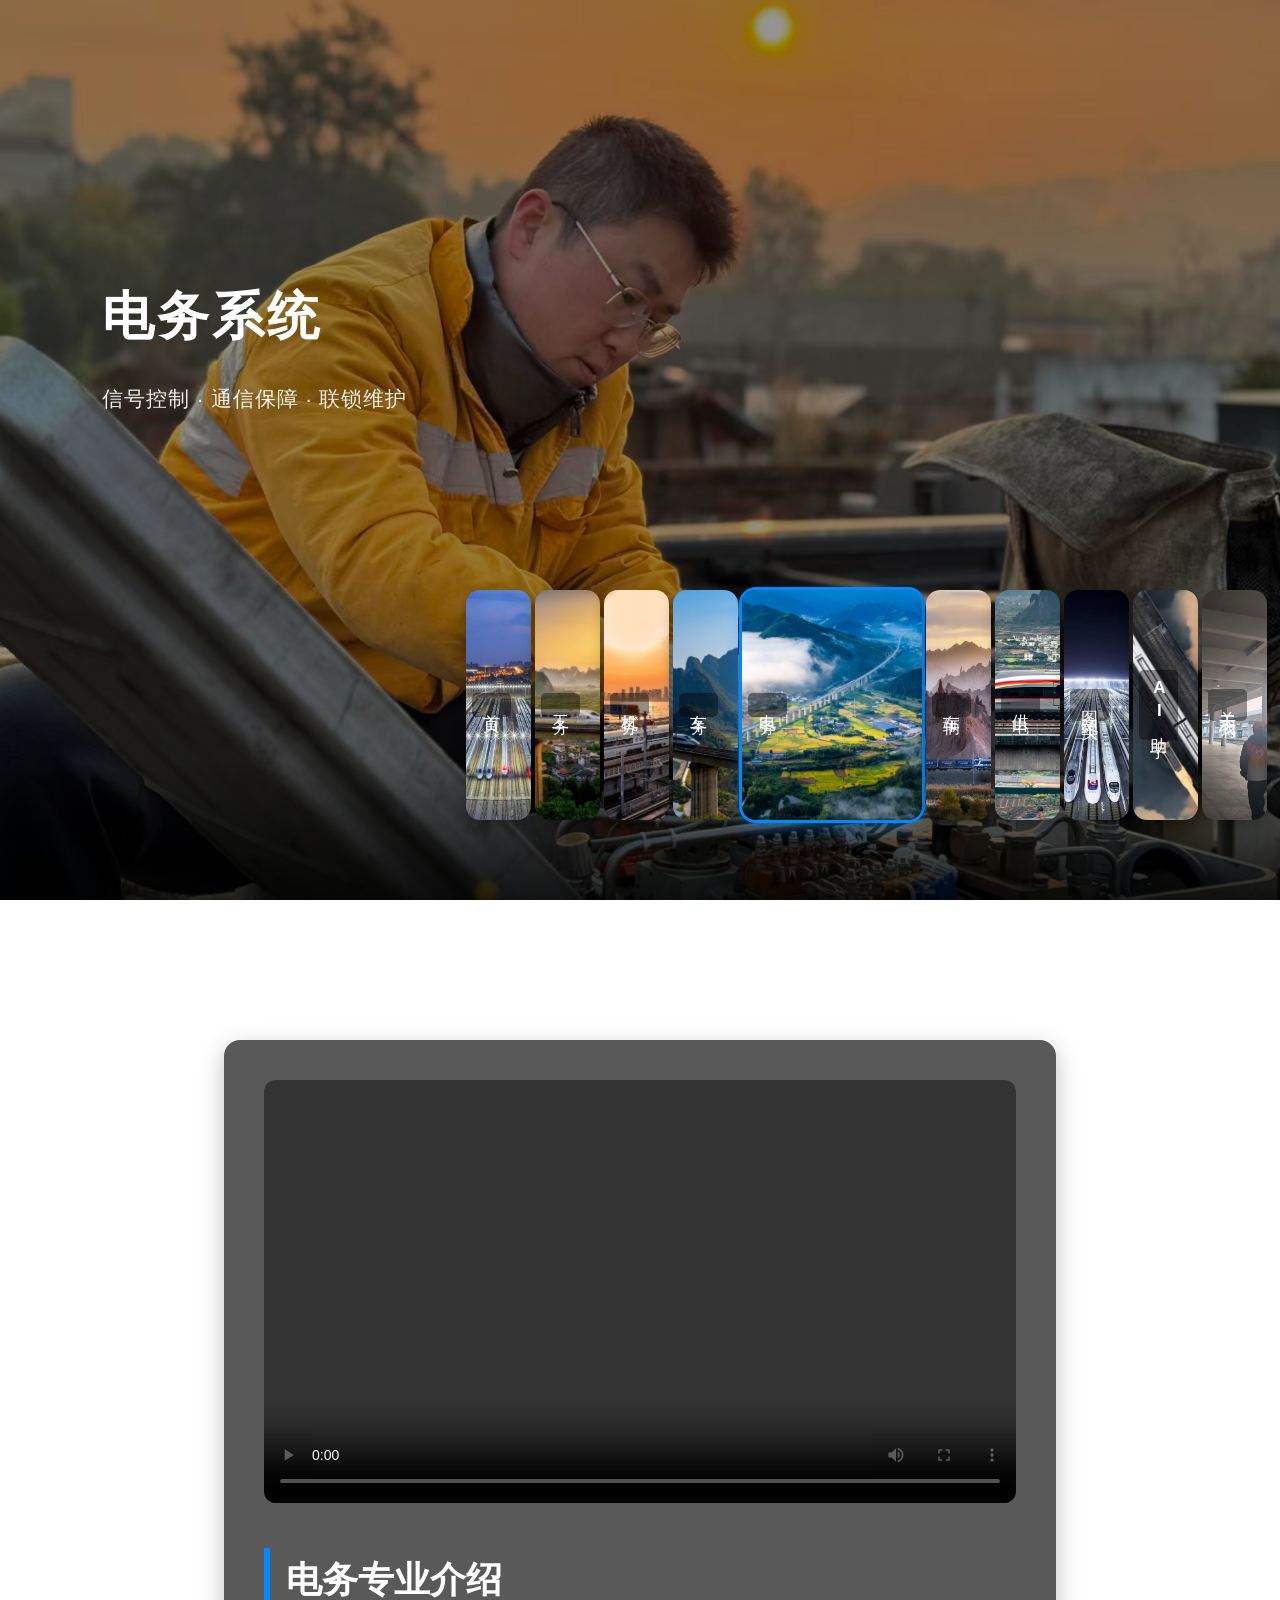
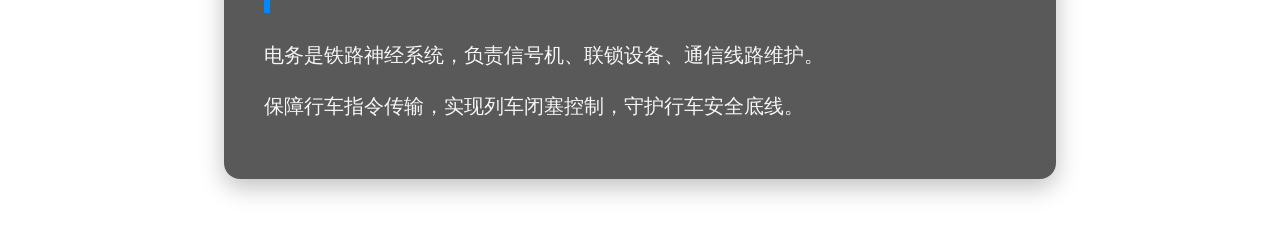
<file: html/system-dianwu.html>
<!DOCTYPE html>
<html lang="zh-CN">
<head>
    <meta charset="UTF-8">
    <title>电务系统</title>
    <link rel="stylesheet" href="../css/style.css">
</head>
<body>
    <div class="header-box">
        <img class="bg-video" src="../images/18.jpg">
        <div class="mask"></div>
        <div class="header-text">
            <h1>电务系统</h1>
            <p>信号控制 · 通信保障 · 联锁维护</p>
        </div>
        <div class="card-box">
            <div class="card-item" onclick="location.href='index.html'">
                <span class="card-text">首页</span>
                <img src="../images/6.jpg" alt="首页">
            </div>
            <div class="card-item" onclick="location.href='system-gongwu.html'">
                <span class="card-text">工务</span>
                <img src="../images/7.jpg" alt="工务">
            </div>
            <div class="card-item" onclick="location.href='system-jiwu.html'">
                <span class="card-text">机务</span>
                <img src="../images/8.jpg" alt="机务">
            </div>
            <div class="card-item" onclick="location.href='system-chewu.html'">
                <span class="card-text">车务</span>
                <img src="../images/9.jpg" alt="车务">
            </div>
            <div class="card-item active" onclick="location.href='system-dianwu.html'">
                <span class="card-text">电务</span>
                <img src="../images/10.jpg" alt="电务">
            </div>
            <div class="card-item" onclick="location.href='system-cheliang.html'">
                <span class="card-text">车辆</span>
                <img src="../images/11.jpg" alt="车辆">
            </div>
            <div class="card-item" onclick="location.href='system-gongdian.html'">
                <span class="card-text">供电</span>
               <img src="../images/30.jpg" alt="供电">
            </div>
            <div class="card-item" onclick="location.href='life-photo.html'">
                <span class="card-text">图文纪实</span>
                <img src="../images/14.jpg" alt="图文纪实">
            </div>
            <div class="card-item" onclick="location.href='ai.html'">
                <span class="card-text">AI助手</span>
                <img src="../images/12.jpg" alt="AI助手">
            </div>
            <div class="card-item" onclick="location.href='about-us.html'">
                <span class="card-text">关于我们</span>
                <img src="../images/13.jpg" alt="关于我们">
            </div>
        </div>
    </div>

    <div class="content-box">
        <div class="content-bg"></div>
        <div class="content-inner">
            <div class="content-wrap">
                <div class="video-area">
                    <video class="placeholder-video" controls playsinline>
                    <source src="https://github.com/CHUN994/DUCHUNYU-railway-website/releases/download/v1.0/6.mp4" type="video/mp4">
                    </video>
                </div>
                <div class="text-area">
                    <h2>电务专业介绍</h2>
                    <p>电务是铁路神经系统，负责信号机、联锁设备、通信线路维护。</p>
                    <p>保障行车指令传输，实现列车闭塞控制，守护行车安全底线。</p>
                </div>
            </div>
        </div>
    </div>

    <script>
        const cardBox = document.querySelector('.card-box');
        let idleTimer;
        function startIdleTimer(){
            idleTimer = setTimeout(()=>{
                cardBox.classList.add('loop-animate');
                setTimeout(()=>{
                    cardBox.classList.remove('loop-animate');
                    startIdleTimer();
                },1600)
            },8000)
        }
        function resetTimer(){
            clearTimeout(idleTimer);
            cardBox.classList.remove('loop-animate');
            startIdleTimer();
        }
        cardBox.addEventListener('mouseenter', resetTimer);
        window.addEventListener('load', startIdleTimer);
    </script>
</body>
</html>
</file>
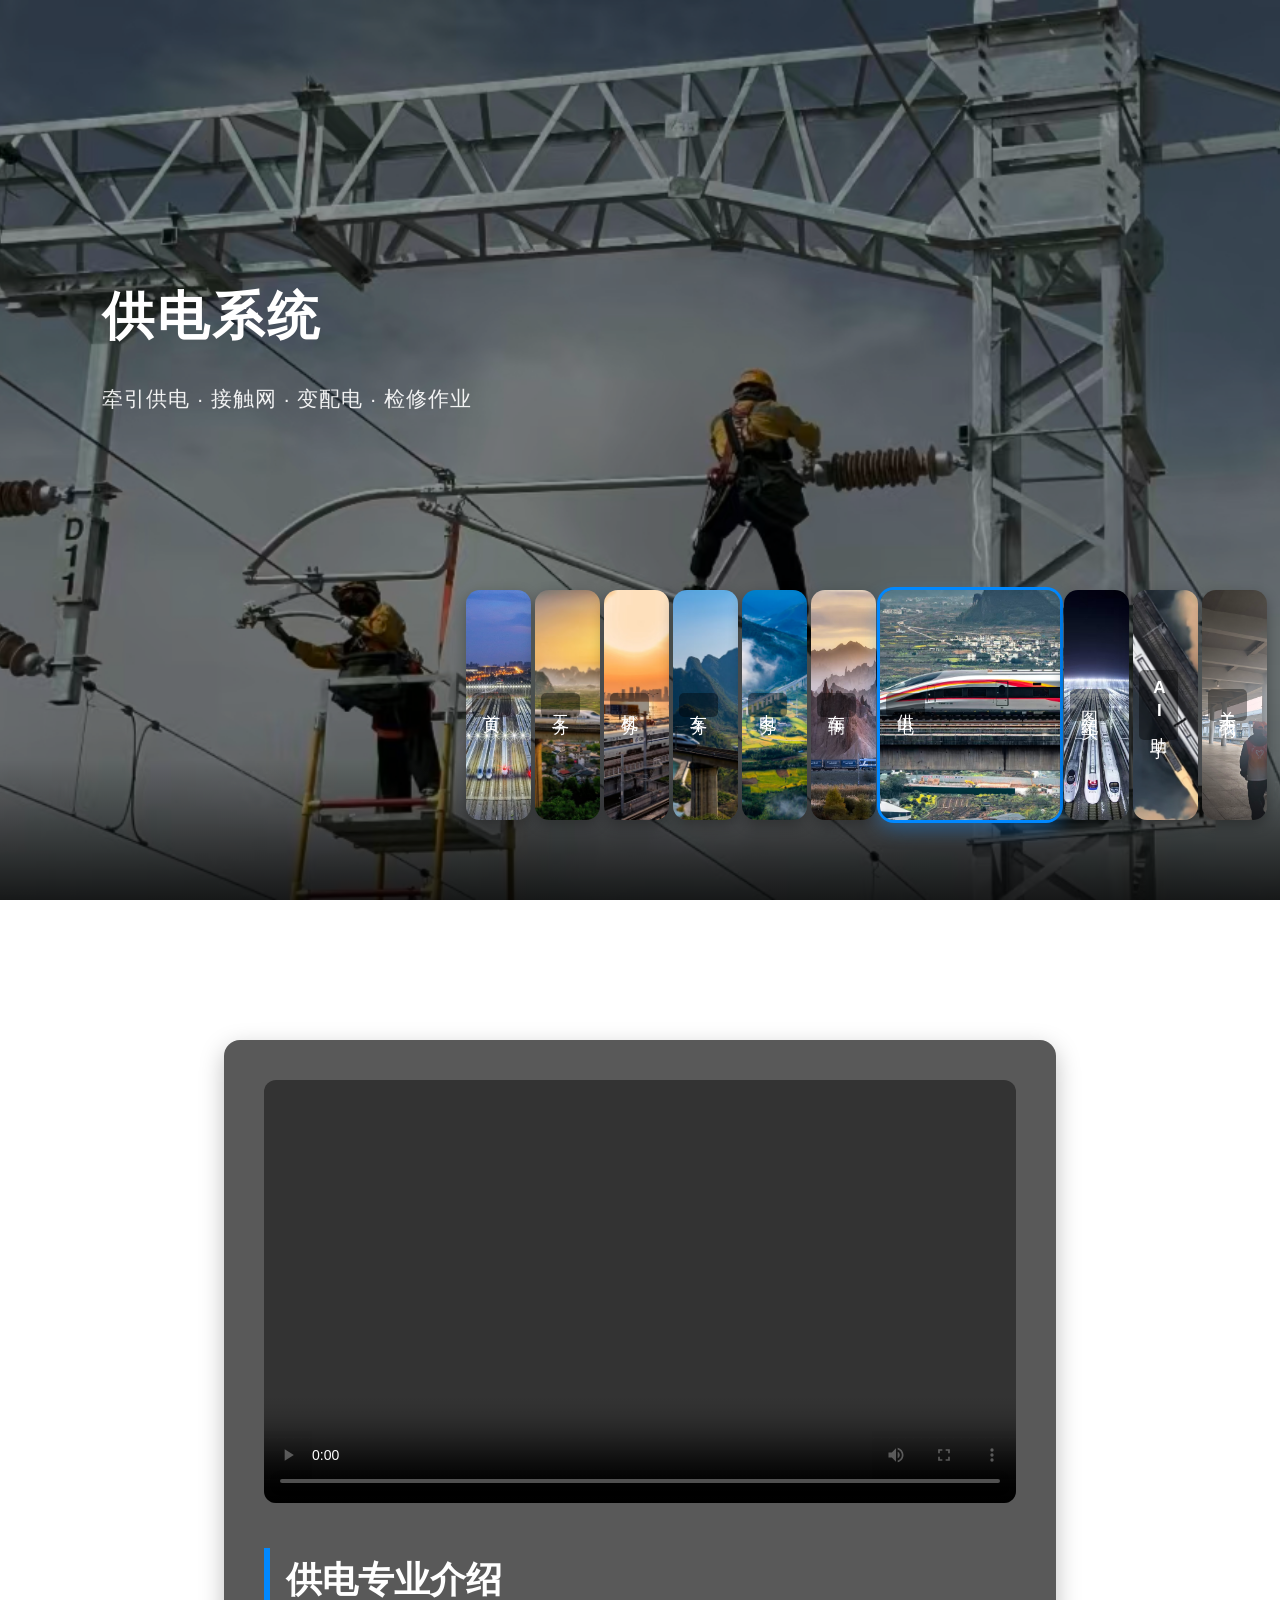
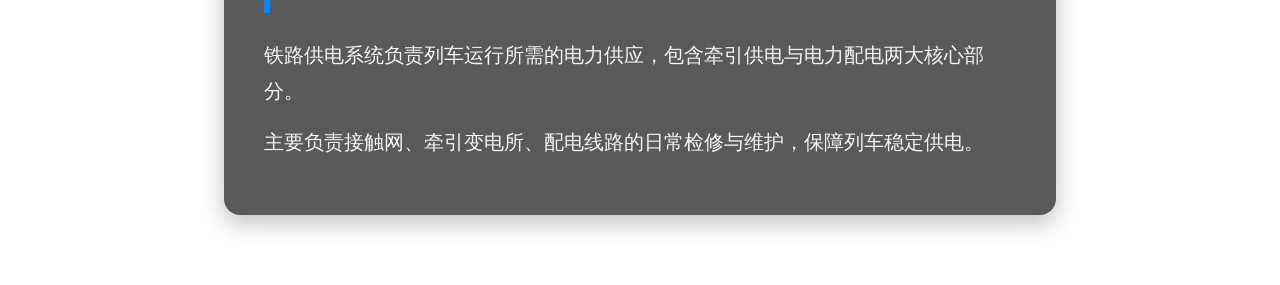
<file: html/system-gongdian.html>
<!DOCTYPE html>
<html lang="zh-CN">
<head>
    <meta charset="UTF-8">
    <title>供电系统</title>
    <link rel="stylesheet" href="../css/style.css">
</head>
<body>
    <div class="header-box">
        <img class="bg-video" src="../images/4.jpg">
        <div class="mask"></div>
        <div class="header-text">
            <h1>供电系统</h1>
            <p>牵引供电 · 接触网 · 变配电 · 检修作业</p>
        </div>
        <div class="card-box">
            <div class="card-item" onclick="location.href='index.html'">
                <span class="card-text">首页</span>
                <img src="../images/6.jpg" alt="首页">
            </div>
            <div class="card-item" onclick="location.href='system-gongwu.html'">
                <span class="card-text">工务</span>
                <img src="../images/7.jpg" alt="工务">
            </div>
            <div class="card-item" onclick="location.href='system-jiwu.html'">
                <span class="card-text">机务</span>
                <img src="../images/8.jpg" alt="机务">
            </div>
            <div class="card-item" onclick="location.href='system-chewu.html'">
                <span class="card-text">车务</span>
                <img src="../images/9.jpg" alt="车务">
            </div>
            <div class="card-item" onclick="location.href='system-dianwu.html'">
                <span class="card-text">电务</span>
                <img src="../images/10.jpg" alt="电务">
            </div>
            <div class="card-item" onclick="location.href='system-cheliang.html'">
                <span class="card-text">车辆</span>
                <img src="../images/11.jpg" alt="车辆">
            </div>

            <!-- 供电 高亮选中 -->
            <div class="card-item active" onclick="location.href='system-gongdian.html'">
                <span class="card-text">供电</span>
                <img src="../images/30.jpg" alt="供电">
            </div>

            <div class="card-item" onclick="location.href='life-photo.html'">
                <span class="card-text">图文纪实</span>
                <img src="../images/14.jpg" alt="图文纪实">
            </div>
            <div class="card-item" onclick="location.href='ai.html'">
                <span class="card-text">AI助手</span>
                <img src="../images/12.jpg" alt="AI助手">
            </div>
            <div class="card-item" onclick="location.href='about-us.html'">
                <span class="card-text">关于我们</span>
                <img src="../images/13.jpg" alt="关于我们">
            </div>
        </div>
    </div>

    <div class="content-box">
        <div class="content-bg"></div>
        <div class="content-inner">
            <div class="content-wrap">
                <div class="video-area">
                    <video class="placeholder-video" controls playsinline>
                        <source src="https://github.com/CHUN994/DUCHUNYU-railway-website/releases/download/v1.0/8.mp4" type="video/mp4">
                    </video>
                </div>
                <div class="text-area">
                    <h2>供电专业介绍</h2>
                    <p>铁路供电系统负责列车运行所需的电力供应，包含牵引供电与电力配电两大核心部分。</p>
                    <p>主要负责接触网、牵引变电所、配电线路的日常检修与维护，保障列车稳定供电。</p>
                </div>
            </div>
        </div>
    </div>

    <script>
        const cardBox = document.querySelector('.card-box');
        let idleTimer;
        function startIdleTimer(){
            idleTimer = setTimeout(()=>{
                cardBox.classList.add('loop-animate');
                setTimeout(()=>{
                    cardBox.classList.remove('loop-animate');
                    startIdleTimer();
                },1600)
            },8000)
        }
        function resetTimer(){
            clearTimeout(idleTimer);
            cardBox.classList.remove('loop-animate');
            startIdleTimer();
        }
        cardBox.addEventListener('mouseenter', resetTimer);
        window.addEventListener('load', startIdleTimer);
    </script>
</body>
</html>
</file>
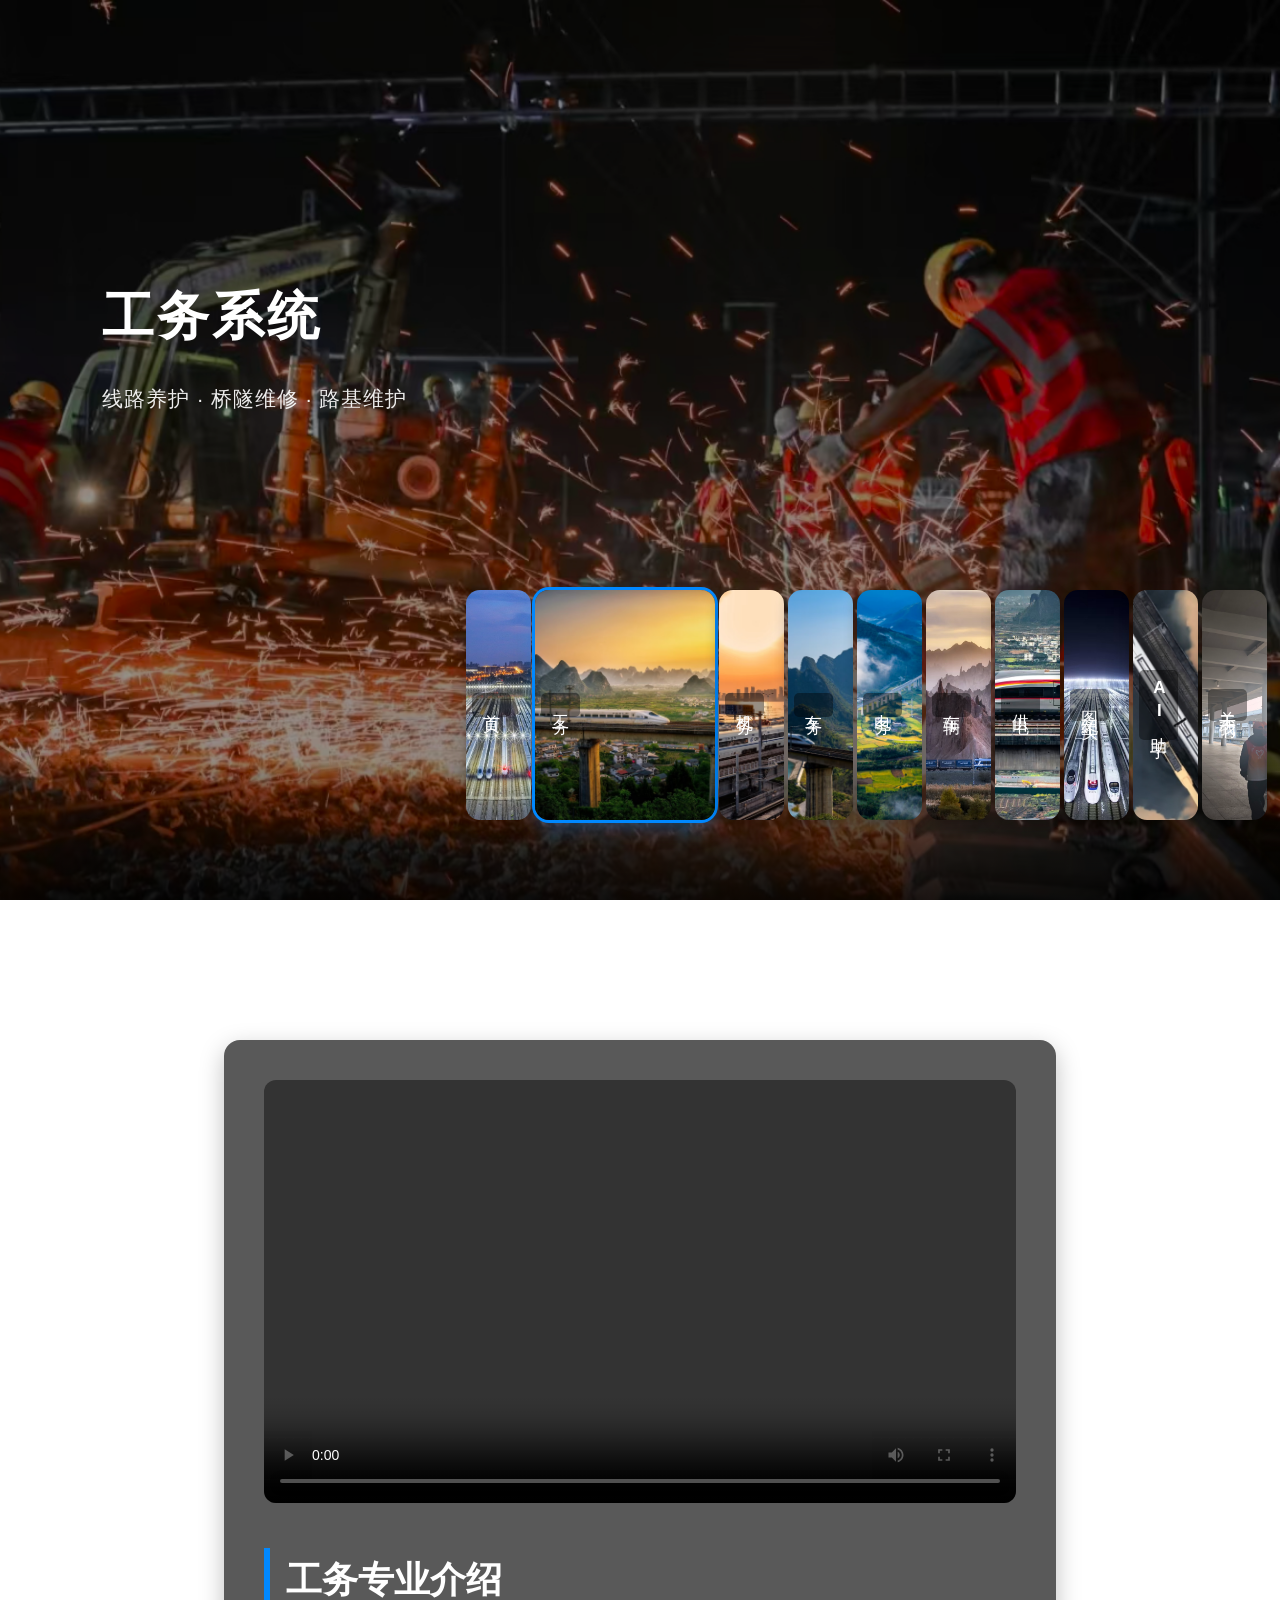
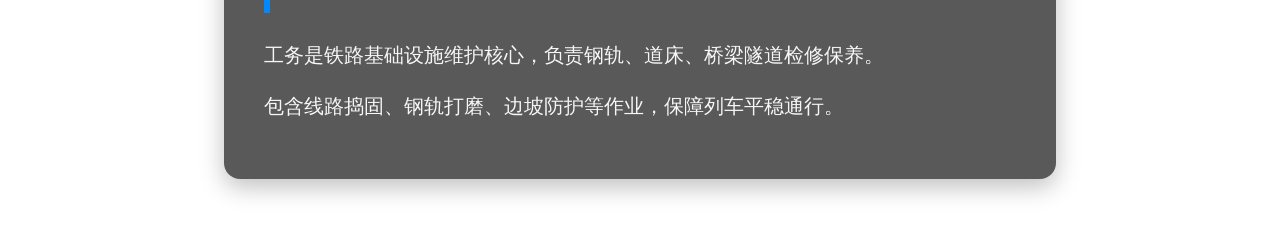
<file: html/system-gongwu.html>
<!DOCTYPE html>
<html lang="zh-CN">
<head>
    <meta charset="UTF-8">
    <title>工务系统</title>
    <link rel="stylesheet" href="../css/style.css">
</head>
<body>
    <div class="header-box">
        <img class="bg-video" src="../images/15.jpg">
        <div class="mask"></div>
        <div class="header-text">
            <h1>工务系统</h1>
            <p>线路养护 · 桥隧维修 · 路基维护</p>
        </div>
        <div class="card-box">
            <div class="card-item" onclick="location.href='index.html'">
                <span class="card-text">首页</span>
                <img src="../images/6.jpg" alt="首页">
            </div>
            <div class="card-item active" onclick="location.href='system-gongwu.html'">
                <span class="card-text">工务</span>
                <img src="../images/7.jpg" alt="工务">
            </div>
            <div class="card-item" onclick="location.href='system-jiwu.html'">
                <span class="card-text">机务</span>
                <img src="../images/8.jpg" alt="机务">
            </div>
            <div class="card-item" onclick="location.href='system-chewu.html'">
                <span class="card-text">车务</span>
                <img src="../images/9.jpg" alt="车务">
            </div>
            <div class="card-item" onclick="location.href='system-dianwu.html'">
                <span class="card-text">电务</span>
                <img src="../images/10.jpg" alt="电务">
            </div>
            <div class="card-item" onclick="location.href='system-cheliang.html'">
                <span class="card-text">车辆</span>
                <img src="../images/11.jpg" alt="车辆">
            </div>
            <div class="card-item" onclick="location.href='system-gongdian.html'">
                <span class="card-text">供电</span>
               <img src="../images/30.jpg" alt="供电">
            </div>
            <div class="card-item" onclick="location.href='life-photo.html'">
                <span class="card-text">图文纪实</span>
                <img src="../images/14.jpg" alt="图文纪实">
            </div>
            <div class="card-item" onclick="location.href='ai.html'">
                <span class="card-text">AI助手</span>
                <img src="../images/12.jpg" alt="AI助手">
            </div>
            <div class="card-item" onclick="location.href='about-us.html'">
                <span class="card-text">关于我们</span>
                <img src="../images/13.jpg" alt="关于我们">
            </div>
        </div>
    </div>

    <div class="content-box">
        <div class="content-bg"></div>
        <div class="content-inner">
            <div class="content-wrap">
                <div class="video-area">
                    <video class="placeholder-video" controls playsinline>
                        <source src="https://github.com/CHUN994/DUCHUNYU-railway-website/releases/download/v1.0/3.mp4" type="video/mp4">
                    </video>
                </div>
                <div class="text-area">
                    <h2>工务专业介绍</h2>
                    <p>工务是铁路基础设施维护核心，负责钢轨、道床、桥梁隧道检修保养。</p>
                    <p>包含线路捣固、钢轨打磨、边坡防护等作业，保障列车平稳通行。</p>
                </div>
            </div>
        </div>
    </div>

    <script>
        const cardBox = document.querySelector('.card-box');
        let idleTimer;
        function startIdleTimer(){
            idleTimer = setTimeout(()=>{
                cardBox.classList.add('loop-animate');
                setTimeout(()=>{
                    cardBox.classList.remove('loop-animate');
                    startIdleTimer();
                },1600)
            },8000)
        }
        function resetTimer(){
            clearTimeout(idleTimer);
            cardBox.classList.remove('loop-animate');
            startIdleTimer();
        }
        cardBox.addEventListener('mouseenter', resetTimer);
        window.addEventListener('load', startIdleTimer);
    </script>
</body>
</html>
</file>
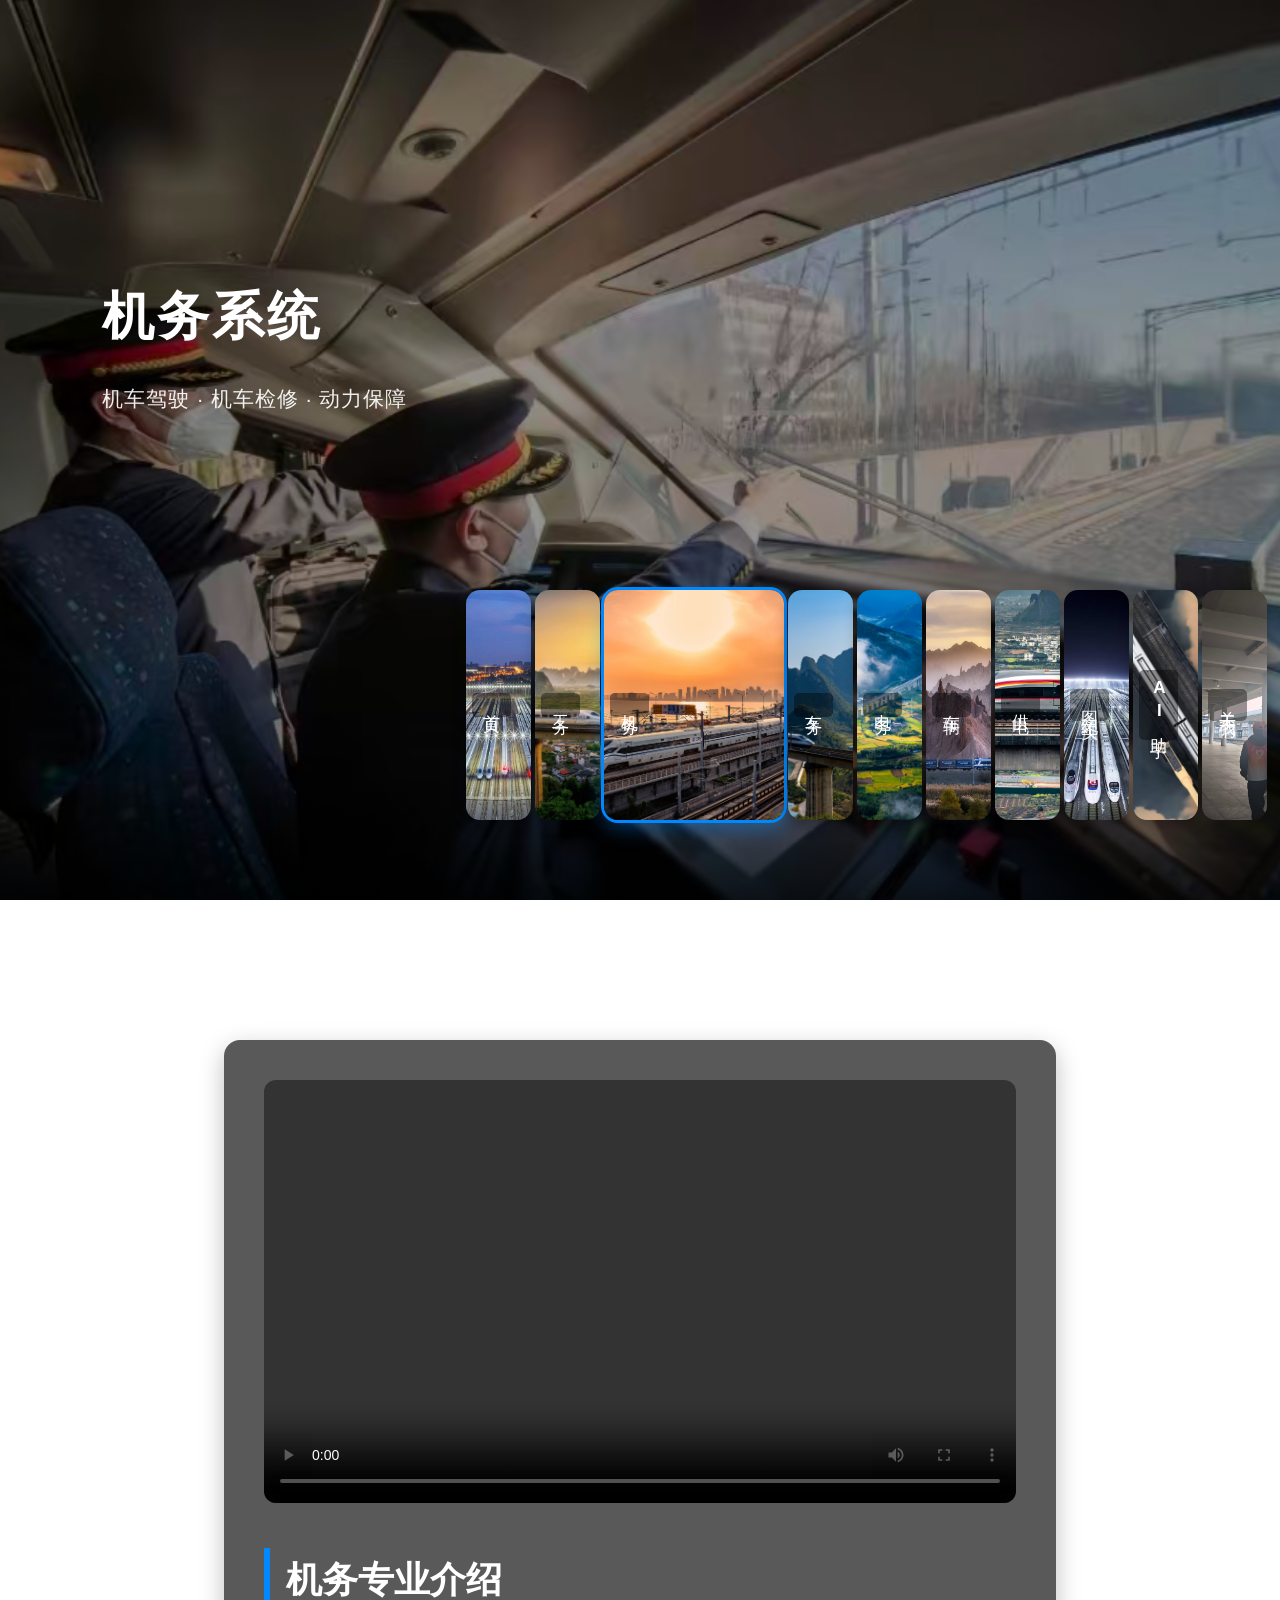
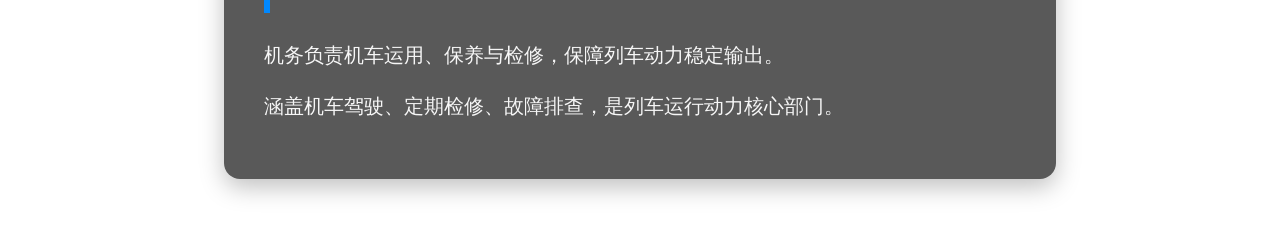
<file: html/system-jiwu.html>
<!DOCTYPE html>
<html lang="zh-CN">
<head>
    <meta charset="UTF-8">
    <title>机务系统</title>
    <link rel="stylesheet" href="../css/style.css">
</head>
<body>
    <div class="header-box">
        <img class="bg-video" src="../images/16.jpg">
        <div class="mask"></div>
        <div class="header-text">
            <h1>机务系统</h1>
            <p>机车驾驶 · 机车检修 · 动力保障</p>
        </div>
        <div class="card-box">
            <div class="card-item" onclick="location.href='index.html'">
                <span class="card-text">首页</span>
                <img src="../images/6.jpg" alt="首页">
            </div>
            <div class="card-item" onclick="location.href='system-gongwu.html'">
                <span class="card-text">工务</span>
                <img src="../images/7.jpg" alt="工务">
            </div>
            <div class="card-item active" onclick="location.href='system-jiwu.html'">
                <span class="card-text">机务</span>
                <img src="../images/8.jpg" alt="机务">
            </div>
            <div class="card-item" onclick="location.href='system-chewu.html'">
                <span class="card-text">车务</span>
                <img src="../images/9.jpg" alt="车务">
            </div>
            <div class="card-item" onclick="location.href='system-dianwu.html'">
                <span class="card-text">电务</span>
                <img src="../images/10.jpg" alt="电务">
            </div>
            <div class="card-item" onclick="location.href='system-cheliang.html'">
                <span class="card-text">车辆</span>
                <img src="../images/11.jpg" alt="车辆">
            </div>
            <div class="card-item" onclick="location.href='system-gongdian.html'">
                <span class="card-text">供电</span>
               <img src="../images/30.jpg" alt="供电">
            </div>
            <div class="card-item" onclick="location.href='life-photo.html'">
                <span class="card-text">图文纪实</span>
                <img src="../images/14.jpg" alt="图文纪实">
            </div>
            <div class="card-item" onclick="location.href='ai.html'">
                <span class="card-text">AI助手</span>
                <img src="../images/12.jpg" alt="AI助手">
            </div>
            <div class="card-item" onclick="location.href='about-us.html'">
                <span class="card-text">关于我们</span>
                <img src="../images/13.jpg" alt="关于我们">
            </div>
        </div>
    </div>

    <div class="content-box">
        <div class="content-bg"></div>
        <div class="content-inner">
            <div class="content-wrap">
                <div class="video-area">
                    <video class="placeholder-video" controls playsinline>
                        <source src="https://github.com/CHUN994/DUCHUNYU-railway-website/releases/download/v1.0/4.mp4" type="video/mp4">
                    </video>
                </div>
                <div class="text-area">
                    <h2>机务专业介绍</h2>
                    <p>机务负责机车运用、保养与检修，保障列车动力稳定输出。</p>
                    <p>涵盖机车驾驶、定期检修、故障排查，是列车运行动力核心部门。</p>
                </div>
            </div>
        </div>
    </div>

    <script>
        const cardBox = document.querySelector('.card-box');
        let idleTimer;
        function startIdleTimer(){
            idleTimer = setTimeout(()=>{
                cardBox.classList.add('loop-animate');
                setTimeout(()=>{
                    cardBox.classList.remove('loop-animate');
                    startIdleTimer();
                },1600)
            },8000)
        }
        function resetTimer(){
            clearTimeout(idleTimer);
            cardBox.classList.remove('loop-animate');
            startIdleTimer();
        }
        cardBox.addEventListener('mouseenter', resetTimer);
        window.addEventListener('load', startIdleTimer);
    </script>
</body>
</html>
</file>
<file: css/style.css>
*{
    margin: 0;
    padding: 0;
    box-sizing: border-box;
}
body{
    font-family: "Microsoft YaHei", "PingFang SC", "SimHei", sans-serif;
    color: #fff;
    line-height: 1.8;
    overflow-x: hidden;
}
a{
    color: #fff;
    text-decoration: none;
}

/* 顶部头部区域 */
.header-box{
    width: 100%;
    height: 100vh;
    position: relative;
    overflow: hidden;
    animation: bgZoom 22s infinite alternate ease-in-out;
}
@keyframes bgZoom {
    0%{transform: scale(1);}
    100%{transform: scale(1.04);}
}
.header-box::after {
    content: '';
    position: absolute;
    bottom: 0;
    left: 0;
    width: 100%;
    height: 140px;
    background: linear-gradient(to bottom, transparent, rgba(0,0,0,0.75));
    z-index: 2;
}
.bg-video{
    position: absolute;
    top: 0;
    left: 0;
    width: 100%;
    height: 100%;
    object-fit: cover;
    z-index: 1;
}
.bg-img{
    position: absolute;
    top: 0;
    left: 0;
    width: 100%;
    height: 100%;
    object-fit: cover;
    z-index: 1;
    display: none;
}
.mask{
    position: absolute;
    top: 0;
    left: 0;
    width: 100%;
    height: 100%;
    background-color: rgba(0,0,0,0.42);
    z-index: 2;
}
.header-text{
    position: absolute;
    top: 30%;
    left: 8%;
    z-index: 3;
    animation: textFade 1.2s ease-out;
}
@keyframes textFade {
    from{opacity:0; transform: translateY(-35px);}
    to{opacity:1; transform: translateY(0);}
}
.header-text h1{
    font-size: 52px;
    font-weight: 700;
    margin-bottom: 16px;
    letter-spacing: 3px;
}
.header-text p{
    font-size: 21px;
    opacity: 0.92;
    letter-spacing: 1px;
}

/* 手风琴卡片核心样式 */
.card-box{
    position: absolute;
    bottom: 80px;
    right: 1%;
    display: flex;
    gap: 4px;
    z-index: 3;
    animation: cardUp 1.4s ease-out;
    transition: transform 1.6s ease-in-out;
}
/* 环绕动画类，闲置时添加 */
.card-box.loop-animate{
    animation: none;
    transform: translateX(-130%);
}
.card-box.loop-animate{
    animation: loopMove 1.6s ease-in-out forwards;
}
@keyframes loopMove {
    0% { transform: translateX(0); }
    80% { transform: translateX(-130%); }
    80.1% { transform: translateX(130%); }
    100% { transform: translateX(0); }
}
@keyframes cardUp {
    from{opacity:0; transform: translateY(45px);}
    to{opacity:1; transform: translateY(0);}
}
.card-item{
    width: 65px;
    height: 230px;
    border-radius: 14px;
    overflow: hidden;
    cursor: pointer;
    transition: all 0.4s cubic-bezier(0.25,0.8,0.25,1);
    box-shadow: 0 5px 14px rgba(0,0,0,0.3);
    position: relative;
    flex-shrink: 0;
}
.card-item:hover{
    width: 180px;
}
.card-item.active{
    width: 180px;
    box-shadow: 0 0 0 3px #0088ff, 0 8px 20px rgba(0,136,255,0.4);
}
.card-text{
    position: absolute;
    left: 6px;
    top: 50%;
    transform: translateY(-50%);
    writing-mode: vertical-rl;
    text-orientation: upright;
    color: #ffffff;
    font-size: 17px;
    font-weight: 550;
    letter-spacing: 4px;
    z-index: 2;
    background-color: rgba(0,0,0,0.4);
    padding: 8px 4px;
    border-radius: 5px;
}
.card-item img{
    width: 100%;
    height: 100%;
    object-fit: cover;
}

/* 下半部分内容区域 */
.content-box{
    width: 100%;
    min-height: 85vh;
    position: relative;
    padding: 140px 0 70px 0;
}
.content-bg{
    position: absolute;
    top: 0;
    left: 0;
    width: 100%;
    height: 100%;
    background-image: url("../images/23.jpg");
    background-size: cover;
    background-position: center;
    background-attachment: fixed;
    z-index: 1;
}
.content-inner{
    position: relative;
    z-index: 2;
    display: flex;
    justify-content: center;
    animation: contentFade 1.2s ease-out;
}
@keyframes contentFade {
    from{opacity:0; transform: translateY(45px);}
    to{opacity:1; transform: translateY(0);}
}
.content-wrap{
    width: 65%;
    background-color: rgba(0,0,0,0.65);
    border-radius: 16px;
    padding: 40px;
    box-shadow: 0 8px 25px rgba(0,0,0,0.25);
    animation: breathe 6s infinite alternate ease-in-out;
}
@keyframes breathe {
    0%{box-shadow: 0 8px 25px rgba(0,0,0,0.25);}
    100%{box-shadow: 0 12px 35px rgba(0,0,0,0.4);}
}
.video-area{
    width: 100%;
    margin-bottom: 35px;
}
.placeholder-video{
    width: 100%;
    aspect-ratio: 16/9;
    border-radius: 12px;
    object-fit: cover;
}
.text-area h2{
    font-size: 36px;
    font-weight: 700;
    margin-bottom: 24px;
    border-left: 6px solid #0088ff;
    padding-left: 16px;
}
.text-area p{
    font-size: 20px;
    margin-bottom: 15px;
    opacity: 0.95;
}
.text-area p:hover{
    transform: translateX(6px);
    transition: 0.3s ease;
}

/* 图文纪实照片墙 */
.photo-wall{
    display: grid;
    grid-template-columns: repeat(3, 1fr);
    gap: 28px;
}
.photo-item{
    border-radius: 12px;
    overflow: hidden;
    box-shadow: 0 5px 14px rgba(0,0,0,0.3);
    transition: 0.4s ease;
}
.photo-item:hover{
    transform: translateY(-10px) scale(1.04);
    box-shadow: 0 15px 30px rgba(0,0,0,0.4);
}
.photo-item img{
    width: 100%;
    height: 260px;
    object-fit: cover;
}

/* AI聊天框样式 */
.chat-wrap{
    display: flex;
    flex-direction: column;
    height: 70vh;
    padding: 20px;
}
.chat-content{
    flex: 1;
    overflow-y: auto;
    padding-right: 10px;
    margin-bottom: 20px;
}
.ai-msg{
    text-align: left;
    margin-bottom: 18px;
}
.user-msg{
    text-align: right;
    margin-bottom: 18px;
}
.ai-msg p{
    display: inline-block;
    background-color: rgba(255,255,255,0.15);
    padding: 12px 18px;
    border-radius: 12px;
    max-width: 80%;
}
.user-msg p{
    display: inline-block;
    background-color: #0088ff;
    padding: 12px 18px;
    border-radius: 12px;
    max-width: 80%;
}
.chat-input{
    display: flex;
    gap: 12px;
}
.chat-input textarea{
    flex: 1;
    height: 60px;
    padding: 12px 16px;
    border-radius: 10px;
    border: none;
    background-color: rgba(255,255,255,0.12);
    color: #fff;
    font-size: 18px;
    resize: none;
}
.chat-input button{
    width: 90
</file>
